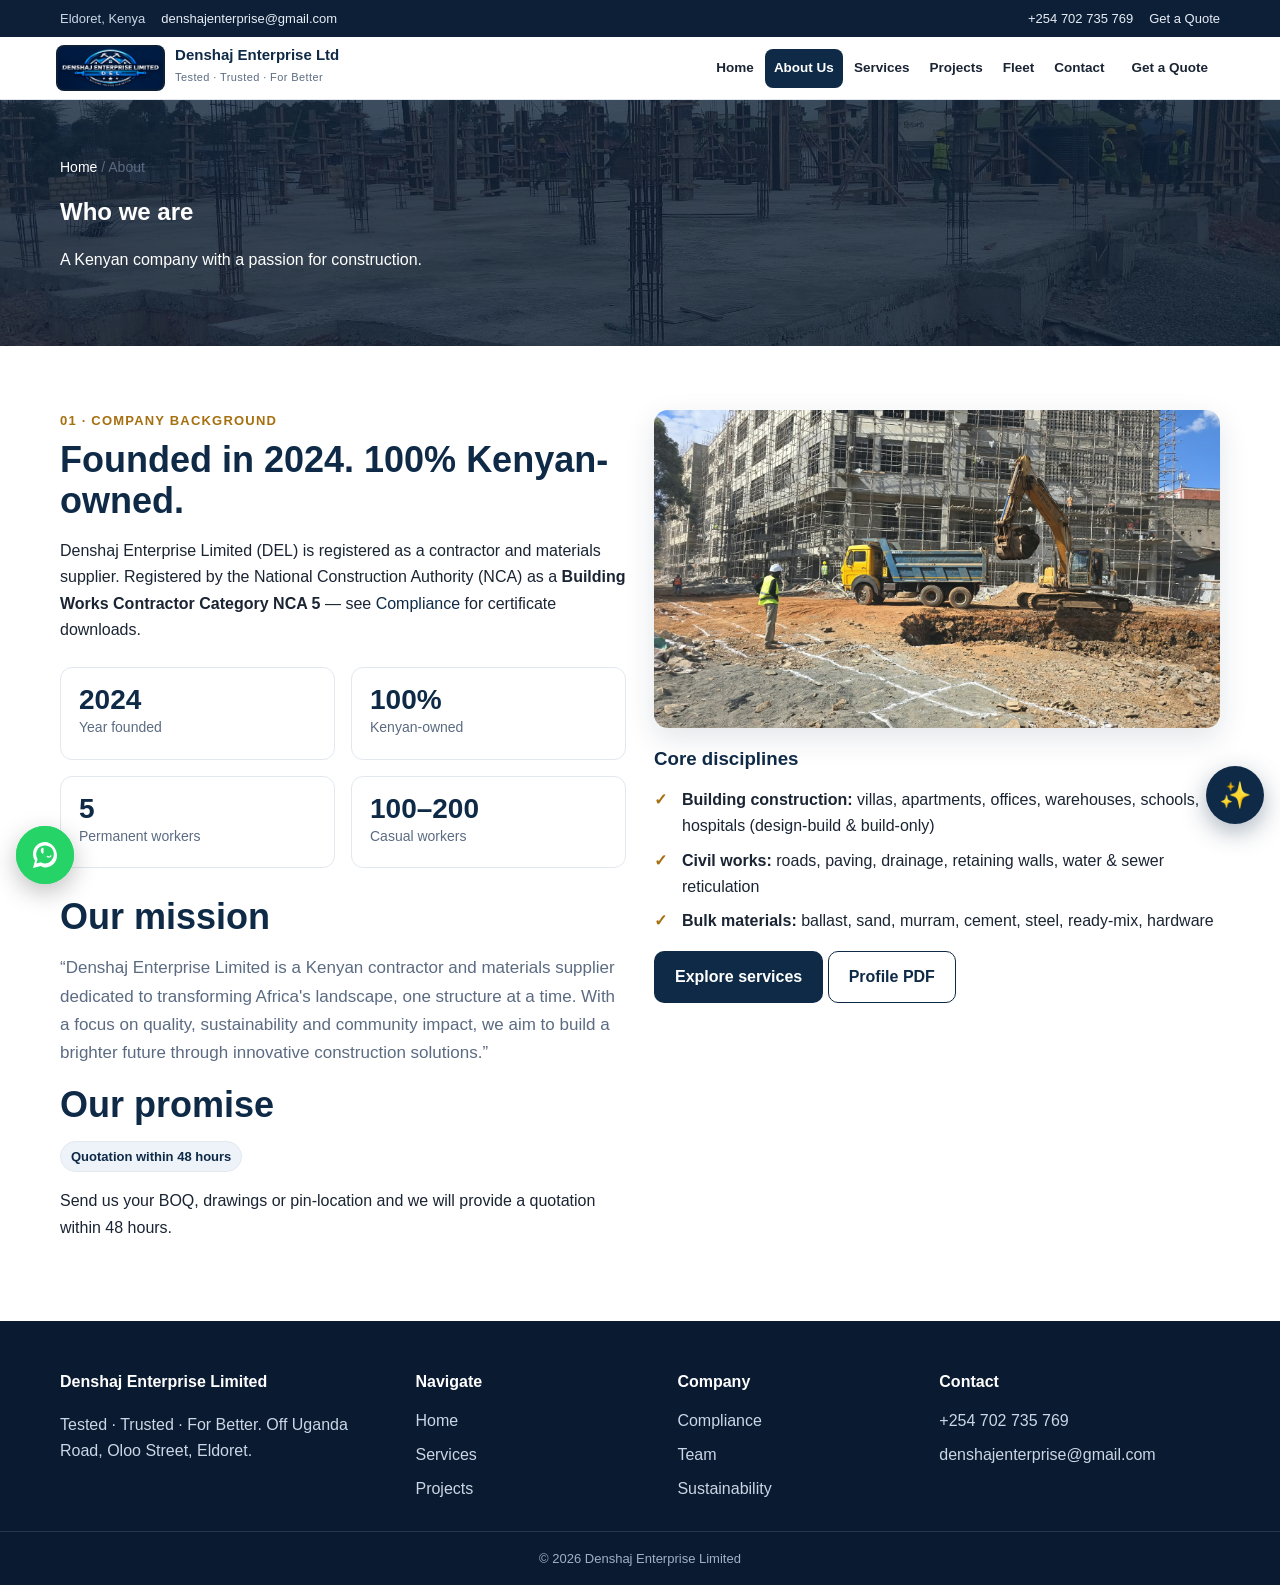
<file: about.html>
<!doctype html><html lang="en-KE"><head><meta charset="utf-8"><meta name="viewport" content="width=device-width,initial-scale=1">
<title>About Us | Denshaj Enterprise Limited</title><meta name="description" content="Founded 2024, 100% Kenyan-owned. NCA Building Works Contractor. 5 permanent + 100-200 casual workers. Mission to transform Africa's landscape with quality, sustainability and community impact.">
<link rel="stylesheet" href="css/style.css"><link rel="canonical" href="https://www.denshaj.co.ke/about.html"></head><body>
<a class="skip" href="#main">Skip to content</a>
<div class="topbar"><div class="container"><div class="tb-left"><span>Eldoret, Kenya</span><a href="mailto:denshajenterprise@gmail.com">denshajenterprise@gmail.com</a></div><div class="tb-right"><a href="tel:+254702735769">+254 702 735 769</a><a href="contact.html#quote">Get a Quote</a></div></div></div>
<header class="site-header"><div class="header-inner"><a class="brand" href="index.html"><img class="brand-logo" src="assets/img/denshaj-logo.png" alt="Denshaj Enterprise Limited logo"><span class="brand-text"><strong>Denshaj Enterprise Ltd</strong><small>Tested · Trusted · For Better</small></span></a><button class="hamburger" id="navToggle" aria-expanded="false" aria-controls="mainNav" aria-label="Open menu">☰</button><nav class="main" id="mainNav" aria-label="Primary"><ul><li><a href="index.html">Home</a></li><li><a href="about.html">About Us</a></li><li><a href="services.html">Services</a></li><li><a href="projects.html">Projects</a></li><li><a href="fleet.html">Fleet</a></li><li><a href="contact.html">Contact</a></li><li><a class="btn btn-primary" href="contact.html#quote" style="padding:10px 16px">Get a Quote</a></li></ul></nav></div></header>
<main id="main"><section class="page-hero"><img class="bg" src="assets/img/foundation-slab-columns.jpg" alt=""><div class="container"><p class="breadcrumb"><a href="index.html" style="color:#fff">Home</a> / About</p><h1 style="color:#fff;margin:0">Who we are</h1><p>A Kenyan company with a passion for construction.</p></div></section>
<section class="section"><div class="container grid2"><div>
<div class="kicker">01 · Company background</div><h2>Founded in 2024. 100% Kenyan-owned.</h2>
<p>Denshaj Enterprise Limited (DEL) is registered as a contractor and materials supplier. Registered by the National Construction Authority (NCA) as a <strong>Building Works Contractor Category NCA 5</strong> — see <a href="compliance.html">Compliance</a> for certificate downloads.</p>
<div class="stat-grid" style="grid-template-columns:1fr 1fr"><div class="stat"><strong>2024</strong><span>Year founded</span></div><div class="stat"><strong>100%</strong><span>Kenyan-owned</span></div><div class="stat"><strong>5</strong><span>Permanent workers</span></div><div class="stat"><strong>100–200</strong><span>Casual workers</span></div></div>
<h2 style="margin-top:28px">Our mission</h2><p class="lead">“Denshaj Enterprise Limited is a Kenyan contractor and materials supplier dedicated to transforming Africa's landscape, one structure at a time. With a focus on quality, sustainability and community impact, we aim to build a brighter future through innovative construction solutions.”</p>
<h2>Our promise</h2><p><span class="badge">Quotation within 48 hours</span></p><p>Send us your BOQ, drawings or pin-location and we will provide a quotation within 48 hours.</p>
</div><div><div class="split-img"><img src="assets/img/large-site-tipper-excavator.jpg" alt="Denshaj site team and plant working on large construction site" loading="lazy"></div>
<h3 style="margin-top:16px">Core disciplines</h3><ul class="check"><li><strong>Building construction:</strong> villas, apartments, offices, warehouses, schools, hospitals (design-build & build-only)</li><li><strong>Civil works:</strong> roads, paving, drainage, retaining walls, water & sewer reticulation</li><li><strong>Bulk materials:</strong> ballast, sand, murram, cement, steel, ready-mix, hardware</li></ul>
<p><a class="btn btn-dark" href="services.html">Explore services</a> <a class="btn btn-outline" href="assets/docs/Denshaj-Enterprise-Profile-2026.pdf">Profile PDF</a></p></div></div></section></main>
<footer><div class="foot-grid"><div><h4>Denshaj Enterprise Limited</h4><p>Tested · Trusted · For Better. Off Uganda Road, Oloo Street, Eldoret.</p></div><div><h4>Navigate</h4><ul><li><a href="index.html">Home</a></li><li><a href="services.html">Services</a></li><li><a href="projects.html">Projects</a></li></ul></div><div><h4>Company</h4><ul><li><a href="compliance.html">Compliance</a></li><li><a href="team.html">Team</a></li><li><a href="sustainability.html">Sustainability</a></li></ul></div><div><h4>Contact</h4><ul><li><a href="tel:+254702735769">+254 702 735 769</a></li><li><a href="mailto:denshajenterprise@gmail.com">denshajenterprise@gmail.com</a></li></ul></div></div><div class="foot-bottom">© <span data-year>2026</span> Denshaj Enterprise Limited</div></footer>
<script src="js/main.js"></script></body></html>
</file>
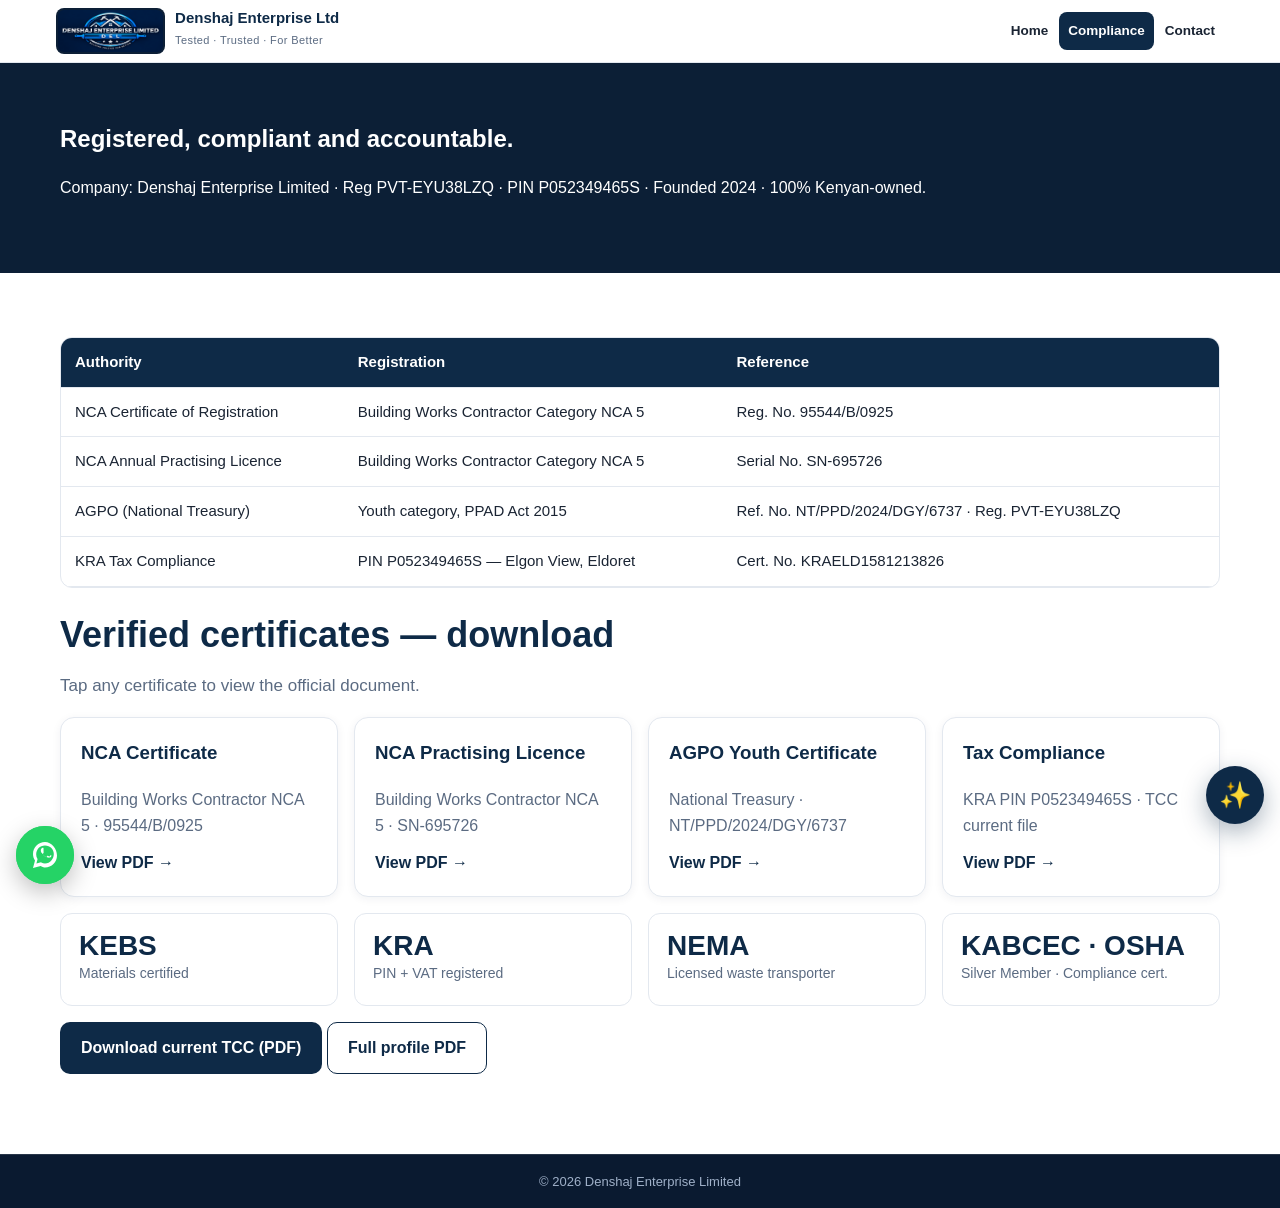
<file: compliance.html>
<!doctype html><html lang="en-KE"><head><meta charset="utf-8"><meta name="viewport" content="width=device-width,initial-scale=1"><title>Compliance & Registrations | Denshaj</title><meta name="description" content="NCA, AGPO Youth, KRA Tax Compliance, KEBS, NEMA, KABCEC Silver, OSHA. Registration numbers with downloadable TCC."><link rel="stylesheet" href="css/style.css"></head><body>
<header class="site-header"><div class="header-inner"><a class="brand" href="index.html"><img class="brand-logo" src="assets/img/denshaj-logo.png" alt="Denshaj Enterprise Limited logo"><span class="brand-text"><strong>Denshaj Enterprise Ltd</strong><small>Tested · Trusted · For Better</small></span></a><button class="hamburger" id="navToggle" aria-expanded="false" aria-controls="mainNav" aria-label="Open menu">☰</button><nav class="main" id="mainNav" aria-label="Primary"><ul><li><a href="index.html">Home</a></li><li><a href="compliance.html">Compliance</a></li><li><a href="contact.html">Contact</a></li></ul></nav></div></header>
<main id="main"><section class="page-hero"><div class="container"><h1 style="color:#fff;margin:0">Registered, compliant and accountable.</h1><p>Company: Denshaj Enterprise Limited · Reg PVT-EYU38LZQ · PIN P052349465S · Founded 2024 · 100% Kenyan-owned.</p></div></section>
<section class="section"><div class="container"><div class="table-wrap"><table><tr><th>Authority</th><th>Registration</th><th>Reference</th></tr>
<tr><td>NCA Certificate of Registration</td><td>Building Works Contractor Category NCA 5</td><td>Reg. No. 95544/B/0925</td></tr>
<tr><td>NCA Annual Practising Licence</td><td>Building Works Contractor Category NCA 5</td><td>Serial No. SN-695726</td></tr>
<tr><td>AGPO (National Treasury)</td><td>Youth category, PPAD Act 2015</td><td>Ref. No. NT/PPD/2024/DGY/6737 · Reg. PVT-EYU38LZQ</td></tr>
<tr><td>KRA Tax Compliance</td><td>PIN P052349465S — Elgon View, Eldoret</td><td>Cert. No. KRAELD1581213826</td></tr></table></div>
<h2 style="margin-top:26px">Verified certificates — download</h2>
<p class="lead">Tap any certificate to view the official document.</p>
<div class="grid4" style="margin-top:12px">
<div class="card"><div class="card-body"><h3>NCA Certificate</h3><p>Building Works Contractor NCA 5 · 95544/B/0925</p><a class="card-link" href="assets/docs/NCA-Certificate-95544-B-0925.pdf">View PDF →</a></div></div>
<div class="card"><div class="card-body"><h3>NCA Practising Licence</h3><p>Building Works Contractor NCA 5 · SN-695726</p><a class="card-link" href="assets/docs/NCA-Licence-95544-B-0925.pdf">View PDF →</a></div></div>
<div class="card"><div class="card-body"><h3>AGPO Youth Certificate</h3><p>National Treasury · NT/PPD/2024/DGY/6737</p><a class="card-link" href="assets/docs/AGPO-Youth-NT-PPD-2024-DGY-6737.pdf">View PDF →</a></div></div>
<div class="card"><div class="card-body"><h3>Tax Compliance</h3><p>KRA PIN P052349465S · TCC current file</p><a class="card-link" href="assets/docs/Tax-Compliance-Certificate.pdf">View PDF →</a></div></div>
</div>
<div class="grid4" style="margin-top:16px"><div class="stat"><strong>KEBS</strong><span>Materials certified</span></div><div class="stat"><strong>KRA</strong><span>PIN + VAT registered</span></div><div class="stat"><strong>NEMA</strong><span>Licensed waste transporter</span></div><div class="stat"><strong>KABCEC · OSHA</strong><span>Silver Member · Compliance cert.</span></div></div>
<p style="margin-top:16px"><a class="btn btn-dark" href="assets/docs/Tax-Compliance-Certificate.pdf">Download current TCC (PDF)</a> <a class="btn btn-outline" href="assets/docs/Denshaj-Enterprise-Profile-2026.pdf">Full profile PDF</a></p>
</div></section></main><footer><div class="foot-bottom">© <span data-year>2026</span> Denshaj Enterprise Limited</div></footer><script src="js/main.js"></script></body></html>
</file>
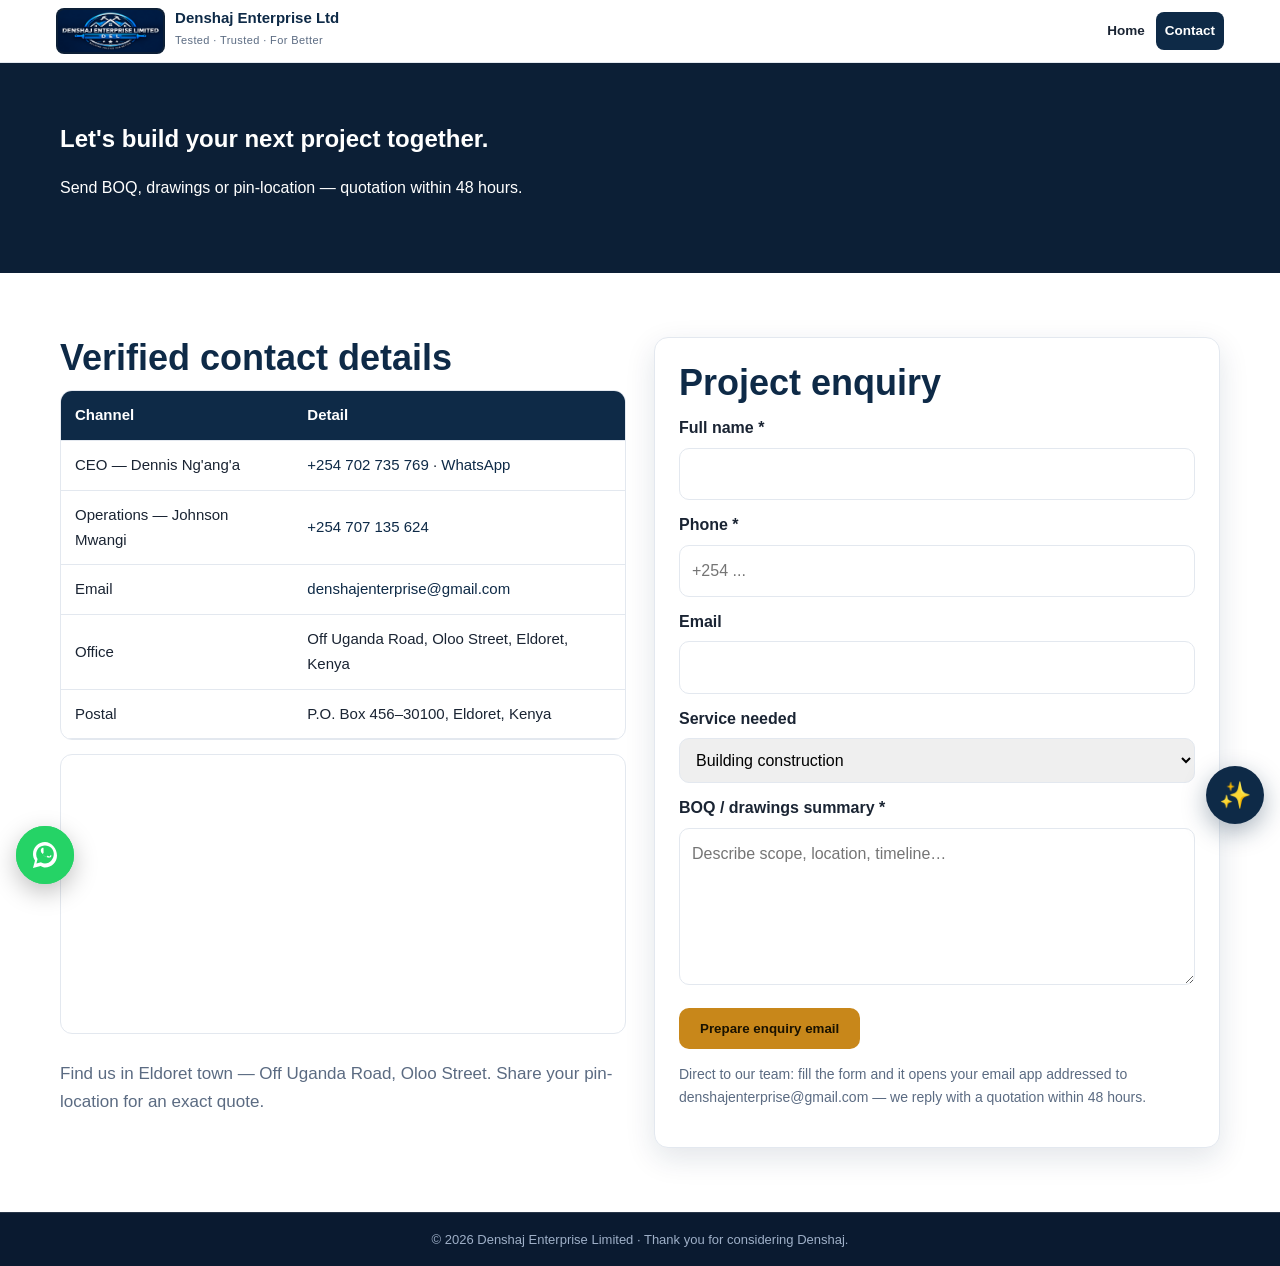
<file: contact.html>
<!doctype html><html lang="en-KE"><head><meta charset="utf-8"><meta name="viewport" content="width=device-width,initial-scale=1"><title>Contact & Get a Quote | Denshaj Enterprise Limited</title><meta name="description" content="Off Uganda Road, Oloo Street, Eldoret. P.O. Box 456-30100. Dennis +254702735769, Johnson +254707135624, denshajenterprise@gmail.com. Quotation within 48 hours."><link rel="stylesheet" href="css/style.css"></head><body>
<header class="site-header"><div class="header-inner"><a class="brand" href="index.html"><img class="brand-logo" src="assets/img/denshaj-logo.png" alt="Denshaj Enterprise Limited logo"><span class="brand-text"><strong>Denshaj Enterprise Ltd</strong><small>Tested · Trusted · For Better</small></span></a><button class="hamburger" id="navToggle" aria-expanded="false" aria-controls="mainNav" aria-label="Open menu">☰</button><nav class="main" id="mainNav" aria-label="Primary"><ul><li><a href="index.html">Home</a></li><li><a href="contact.html">Contact</a></li></ul></nav></div></header>
<main id="main"><section class="page-hero"><div class="container"><h1 style="color:#fff;margin:0">Let's build your next project together.</h1><p>Send BOQ, drawings or pin-location — quotation within 48 hours.</p></div></section>
<section class="section" id="quote"><div class="container grid2">
<div><h2>Verified contact details</h2><div class="table-wrap"><table><tr><th>Channel</th><th>Detail</th></tr><tr><td>CEO — Dennis Ng'ang'a</td><td><a href="tel:+254702735769">+254 702 735 769</a> · <a href="https://wa.me/254702735769" target="_blank" rel="noopener">WhatsApp</a></td></tr><tr><td>Operations — Johnson Mwangi</td><td><a href="tel:+254707135624">+254 707 135 624</a></td></tr><tr><td>Email</td><td><a href="mailto:denshajenterprise@gmail.com">denshajenterprise@gmail.com</a></td></tr><tr><td>Office</td><td>Off Uganda Road, Oloo Street, Eldoret, Kenya</td></tr><tr><td>Postal</td><td>P.O. Box 456–30100, Eldoret, Kenya</td></tr></table></div>
<p style="margin-top:14px"><iframe title="Map — Off Uganda Road, Eldoret" src="https://www.google.com/maps?q=Uganda+Road+Eldoret+Kenya&output=embed" style="width:100%;height:280px;border:1px solid var(--line);border-radius:12px" loading="lazy"></iframe></p>
<p class="lead">Find us in Eldoret town — Off Uganda Road, Oloo Street. Share your pin-location for an exact quote.</p></div>
<div><form class="enquiry" data-enquiry novalidate><h2>Project enquiry</h2>
<label for="name">Full name *</label><input id="name" name="name" required autocomplete="name">
<label for="phone">Phone *</label><input id="phone" name="phone" required autocomplete="tel" placeholder="+254 ...">
<label for="email">Email</label><input id="email" name="email" type="email" autocomplete="email">
<label for="service">Service needed</label><select id="service" name="service"><option>Building construction</option><option>Civil engineering</option><option>Materials supply</option><option>Excavation</option><option>Structural / steel</option><option>MEP</option><option>Other</option></select>
<label for="message">BOQ / drawings summary *</label><textarea id="message" name="message" rows="5" required placeholder="Describe scope, location, timeline…"></textarea>
<button class="btn btn-primary" type="submit" style="margin-top:14px">Prepare enquiry email</button>
<p class="lead" style="font-size:14px">Direct to our team: fill the form and it opens your email app addressed to denshajenterprise@gmail.com — we reply with a quotation within 48 hours.</p></form></div>
</div></section></main><footer><div class="foot-bottom">© <span data-year>2026</span> Denshaj Enterprise Limited · Thank you for considering Denshaj.</div></footer><script src="js/main.js"></script></body></html>
</file>
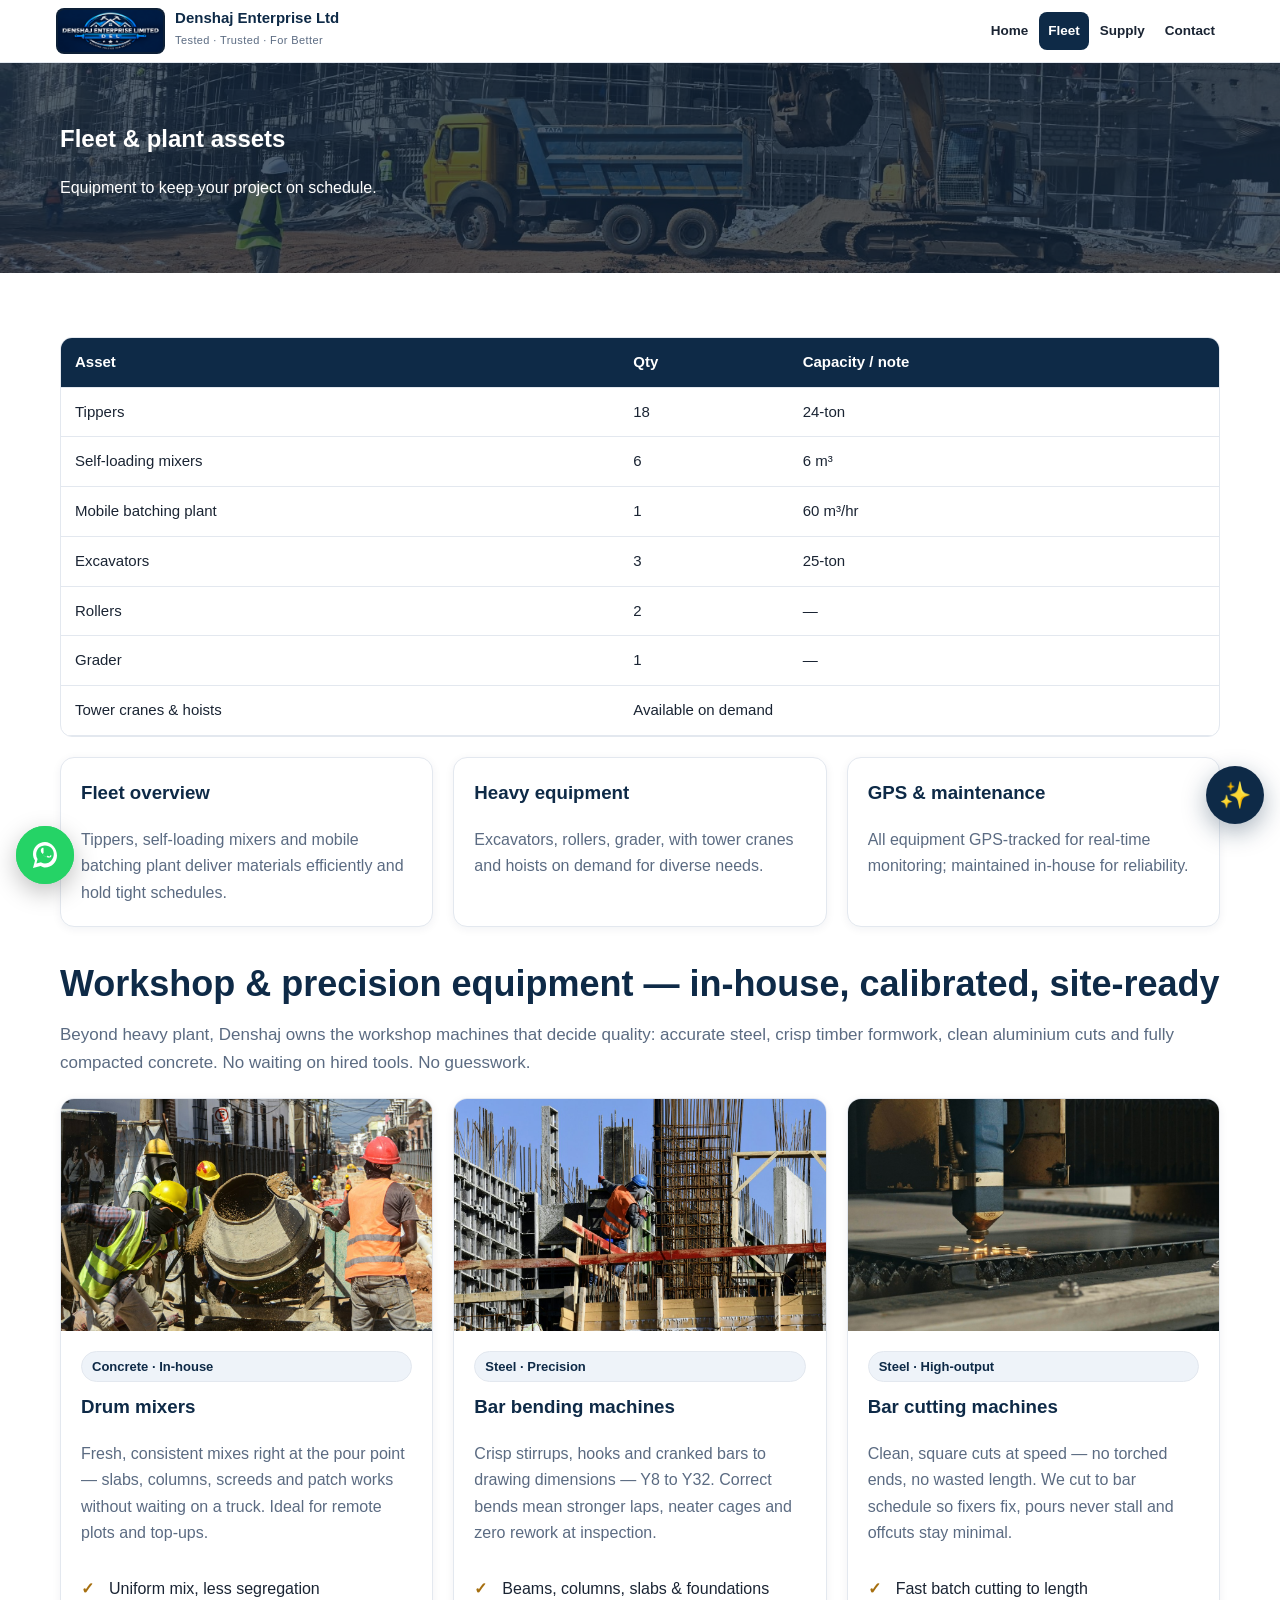
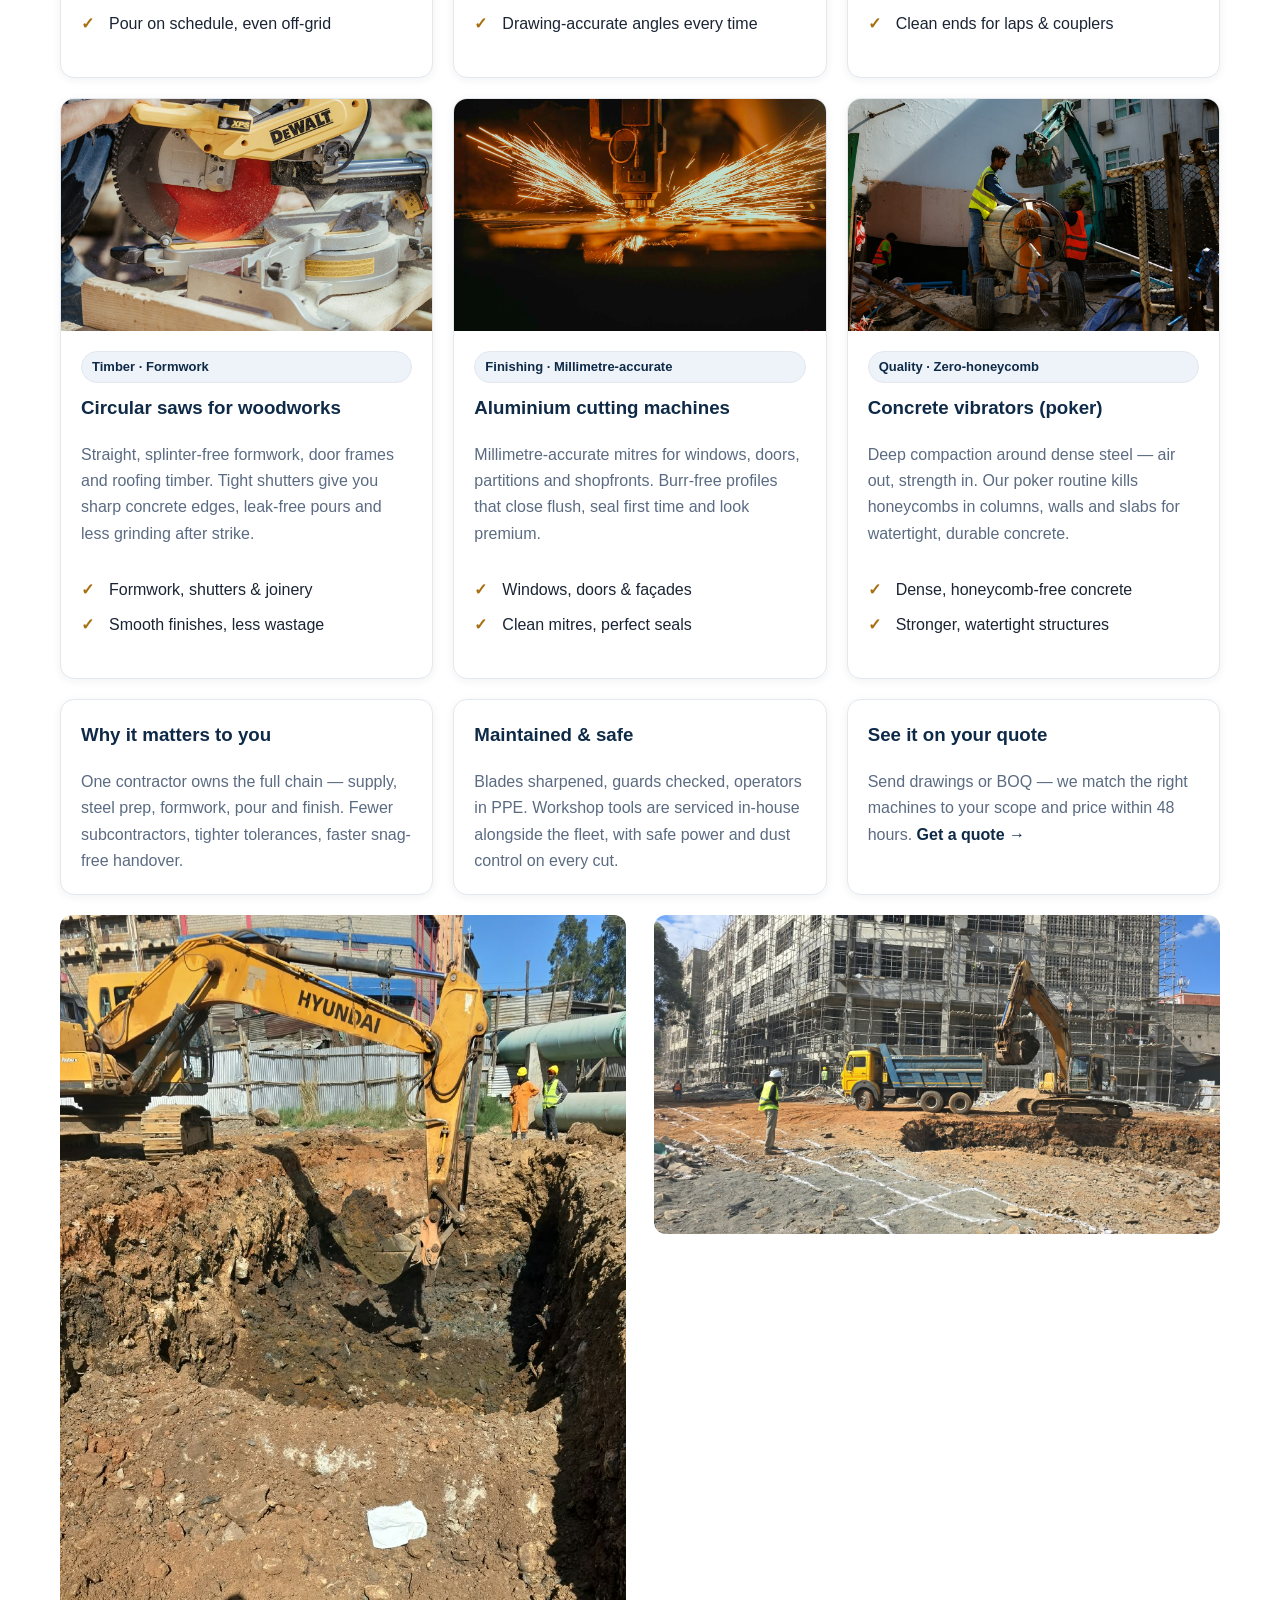
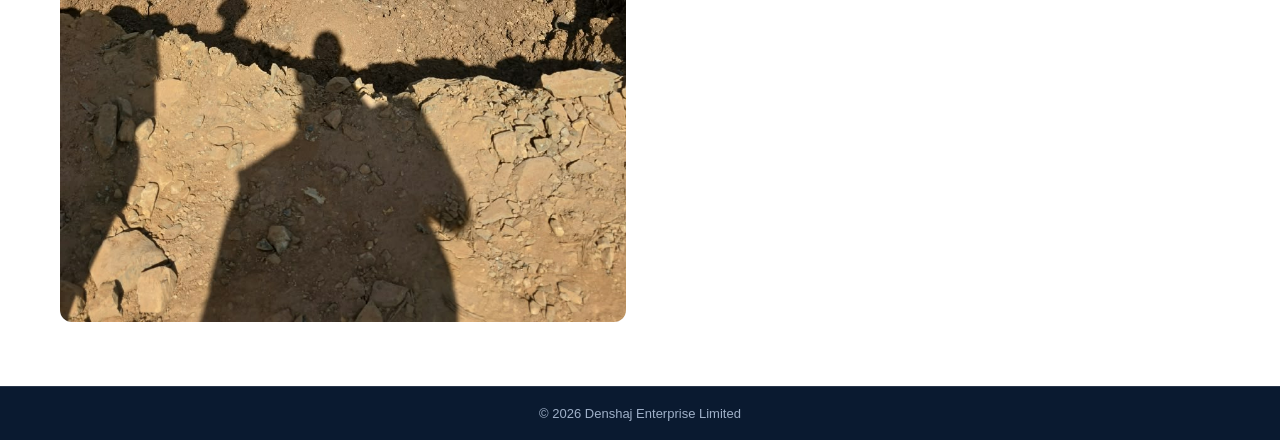
<file: fleet.html>
<!doctype html><html lang="en-KE"><head><meta charset="utf-8"><meta name="viewport" content="width=device-width,initial-scale=1"><title>Fleet & Plant | Denshaj Enterprise Limited</title><meta name="description" content="Tippers, mixers, excavators plus workshop plant: drum mixers, bar bending & cutting, wood circular saws, aluminium cutters, concrete vibrators. GPS-tracked, in-house maintenance."><link rel="stylesheet" href="css/style.css"></head><body>
<header class="site-header"><div class="header-inner"><a class="brand" href="index.html"><img class="brand-logo" src="assets/img/denshaj-logo.png" alt="Denshaj Enterprise Limited logo"><span class="brand-text"><strong>Denshaj Enterprise Ltd</strong><small>Tested · Trusted · For Better</small></span></a><button class="hamburger" id="navToggle" aria-expanded="false" aria-controls="mainNav" aria-label="Open menu">☰</button><nav class="main" id="mainNav" aria-label="Primary"><ul><li><a href="index.html">Home</a></li><li><a href="fleet.html">Fleet</a></li><li><a href="supply.html">Supply</a></li><li><a href="contact.html">Contact</a></li></ul></nav></div></header>
<main id="main"><section class="page-hero"><img class="bg" src="assets/img/large-site-tipper-excavator.jpg" alt=""><div class="container"><h1 style="color:#fff;margin:0">Fleet & plant assets</h1><p>Equipment to keep your project on schedule.</p></div></section>
<section class="section"><div class="container"><div class="table-wrap"><table><tr><th>Asset</th><th>Qty</th><th>Capacity / note</th></tr><tr><td>Tippers</td><td>18</td><td>24-ton</td></tr><tr><td>Self-loading mixers</td><td>6</td><td>6 m³</td></tr><tr><td>Mobile batching plant</td><td>1</td><td>60 m³/hr</td></tr><tr><td>Excavators</td><td>3</td><td>25-ton</td></tr><tr><td>Rollers</td><td>2</td><td>—</td></tr><tr><td>Grader</td><td>1</td><td>—</td></tr><tr><td>Tower cranes & hoists</td><td colspan="2">Available on demand</td></tr></table></div>
<div class="grid3" style="margin-top:20px"><div class="card"><div class="card-body"><h3>Fleet overview</h3><p>Tippers, self-loading mixers and mobile batching plant deliver materials efficiently and hold tight schedules.</p></div></div><div class="card"><div class="card-body"><h3>Heavy equipment</h3><p>Excavators, rollers, grader, with tower cranes and hoists on demand for diverse needs.</p></div></div><div class="card"><div class="card-body"><h3>GPS & maintenance</h3><p>All equipment GPS-tracked for real-time monitoring; maintained in-house for reliability.</p></div></div></div>
<h2 style="margin:36px 0 8px">Workshop & precision equipment — in-house, calibrated, site-ready</h2>
<p class="lead">Beyond heavy plant, Denshaj owns the workshop machines that decide quality: accurate steel, crisp timber formwork, clean aluminium cuts and fully compacted concrete. No waiting on hired tools. No guesswork.</p>
<div class="grid3" style="margin-top:20px">
<article class="card"><img src="assets/img/drum-mixer.jpg" alt="Drum concrete mixer on site mixing fresh concrete" loading="lazy"><div class="card-body"><span class="badge">Concrete · In-house</span><h3>Drum mixers</h3><p>Fresh, consistent mixes right at the pour point — slabs, columns, screeds and patch works without waiting on a truck. Ideal for remote plots and top-ups.</p><ul class="check"><li>Uniform mix, less segregation</li><li>Pour on schedule, even off-grid</li></ul></div></article>
<article class="card"><img src="assets/img/bar-bending-machine.jpg" alt="Steel fixers bending reinforcement bars for beams and columns" loading="lazy"><div class="card-body"><span class="badge">Steel · Precision</span><h3>Bar bending machines</h3><p>Crisp stirrups, hooks and cranked bars to drawing dimensions — Y8 to Y32. Correct bends mean stronger laps, neater cages and zero rework at inspection.</p><ul class="check"><li>Beams, columns, slabs & foundations</li><li>Drawing-accurate angles every time</li></ul></div></article>
<article class="card"><img src="assets/img/bar-cutting-machine.jpg" alt="Bar cutting machine shearing steel reinforcement cleanly" loading="lazy"><div class="card-body"><span class="badge">Steel · High-output</span><h3>Bar cutting machines</h3><p>Clean, square cuts at speed — no torched ends, no wasted length. We cut to bar schedule so fixers fix, pours never stall and offcuts stay minimal.</p><ul class="check"><li>Fast batch cutting to length</li><li>Clean ends for laps & couplers</li></ul></div></article>
<article class="card"><img src="assets/img/wood-circular-saw.jpg" alt="Carpenter cutting timber with circular saw for formwork" loading="lazy"><div class="card-body"><span class="badge">Timber · Formwork</span><h3>Circular saws for woodworks</h3><p>Straight, splinter-free formwork, door frames and roofing timber. Tight shutters give you sharp concrete edges, leak-free pours and less grinding after strike.</p><ul class="check"><li>Formwork, shutters & joinery</li><li>Smooth finishes, less wastage</li></ul></div></article>
<article class="card"><img src="assets/img/aluminium-cutting-machine.jpg" alt="Aluminium cutting machine making precise mitre cuts" loading="lazy"><div class="card-body"><span class="badge">Finishing · Millimetre-accurate</span><h3>Aluminium cutting machines</h3><p>Millimetre-accurate mitres for windows, doors, partitions and shopfronts. Burr-free profiles that close flush, seal first time and look premium.</p><ul class="check"><li>Windows, doors & façades</li><li>Clean mitres, perfect seals</li></ul></div></article>
<article class="card"><img src="assets/img/concrete-vibrator.jpg" alt="Site team compacting fresh concrete with poker vibrator" loading="lazy"><div class="card-body"><span class="badge">Quality · Zero-honeycomb</span><h3>Concrete vibrators (poker)</h3><p>Deep compaction around dense steel — air out, strength in. Our poker routine kills honeycombs in columns, walls and slabs for watertight, durable concrete.</p><ul class="check"><li>Dense, honeycomb-free concrete</li><li>Stronger, watertight structures</li></ul></div></article>
</div>
<div class="grid3" style="margin-top:20px"><div class="card"><div class="card-body"><h3>Why it matters to you</h3><p>One contractor owns the full chain — supply, steel prep, formwork, pour and finish. Fewer subcontractors, tighter tolerances, faster snag-free handover.</p></div></div><div class="card"><div class="card-body"><h3>Maintained & safe</h3><p>Blades sharpened, guards checked, operators in PPE. Workshop tools are serviced in-house alongside the fleet, with safe power and dust control on every cut.</p></div></div><div class="card"><div class="card-body"><h3>See it on your quote</h3><p>Send drawings or BOQ — we match the right machines to your scope and price within 48 hours. <a class="card-link" href="contact.html#quote">Get a quote →</a></p></div></div></div>
<div class="grid2" style="margin-top:20px"><img src="assets/img/excavator-foundation-pit.jpg" alt="Hyundai excavator in foundation pit" style="border-radius:12px" loading="lazy"><img src="assets/img/large-site-tipper-excavator.jpg" alt="Tipper loading with excavator on scaffolded site" style="border-radius:12px" loading="lazy"></div>
</div></section></main><footer><div class="foot-bottom">© <span data-year>2026</span> Denshaj Enterprise Limited</div></footer><script src="js/main.js"></script></body></html>
</file>
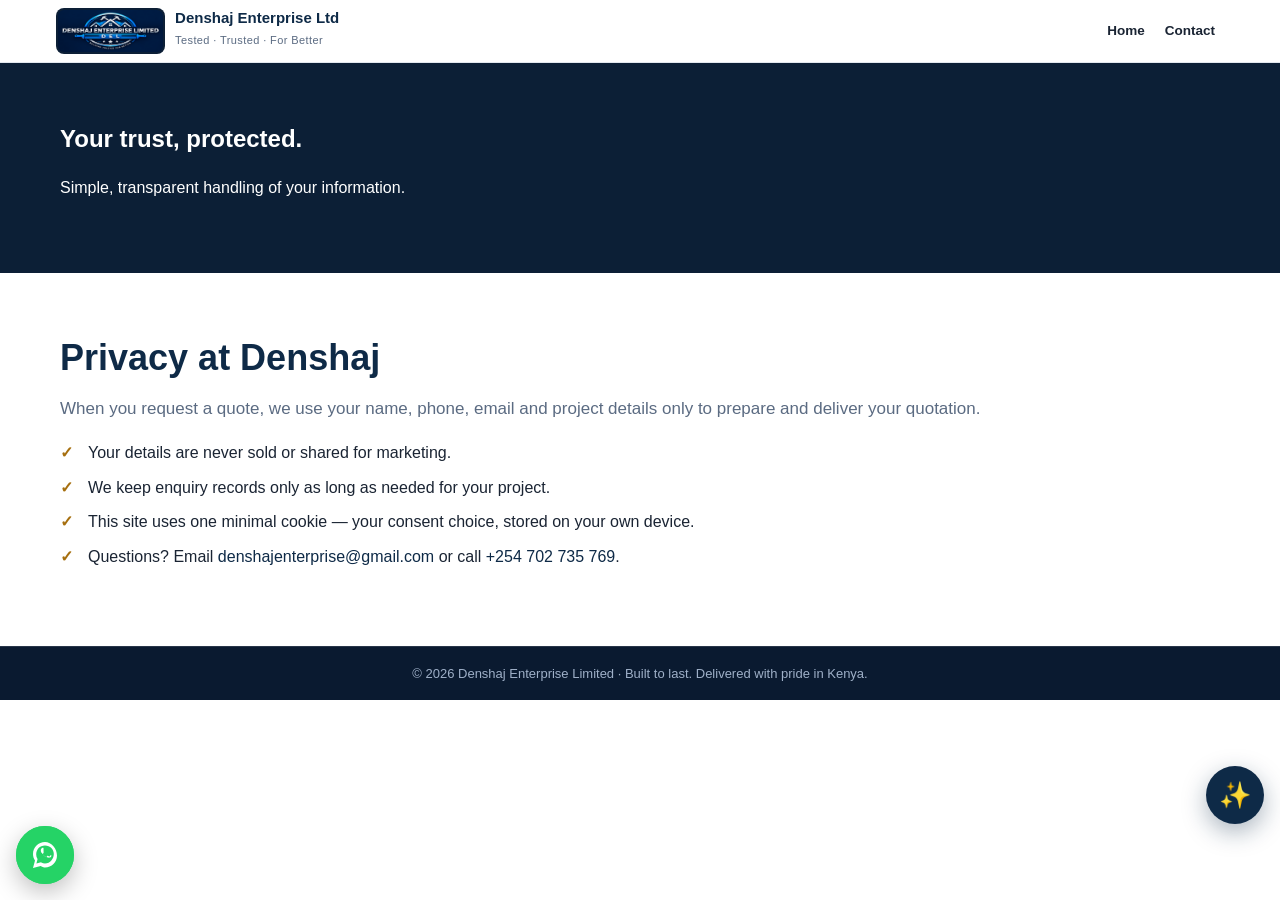
<file: privacy.html>
<!doctype html><html lang="en-KE"><head><meta charset="utf-8"><meta name="viewport" content="width=device-width,initial-scale=1"><title>Privacy Policy | Denshaj Enterprise Limited</title><meta name="description" content="How Denshaj Enterprise Limited handles your enquiry details and cookies."><link rel="stylesheet" href="css/style.css"><link rel="canonical" href="https://www.denshaj.co.ke/privacy.html"></head><body>
<a class="skip" href="#main">Skip to content</a>
<header class="site-header"><div class="header-inner"><a class="brand" href="index.html"><img class="brand-logo" src="assets/img/denshaj-logo.png" alt="Denshaj Enterprise Limited logo"><span class="brand-text"><strong>Denshaj Enterprise Ltd</strong><small>Tested · Trusted · For Better</small></span></a><button class="hamburger" id="navToggle" aria-expanded="false" aria-controls="mainNav" aria-label="Open menu">☰</button><nav class="main" id="mainNav" aria-label="Primary"><ul><li><a href="index.html">Home</a></li><li><a href="contact.html">Contact</a></li></ul></nav></div></header>
<main id="main"><section class="page-hero"><div class="container"><h1 style="color:#fff;margin:0">Your trust, protected.</h1><p>Simple, transparent handling of your information.</p></div></section>
<section class="section"><div class="container"><h2>Privacy at Denshaj</h2><p class="lead">When you request a quote, we use your name, phone, email and project details only to prepare and deliver your quotation.</p><ul class="check"><li>Your details are never sold or shared for marketing.</li><li>We keep enquiry records only as long as needed for your project.</li><li>This site uses one minimal cookie — your consent choice, stored on your own device.</li><li>Questions? Email <a href="mailto:denshajenterprise@gmail.com">denshajenterprise@gmail.com</a> or call <a href="tel:+254702735769">+254 702 735 769</a>.</li></ul></div></section></main>
<footer><div class="foot-bottom">© <span data-year>2026</span> Denshaj Enterprise Limited · Built to last. Delivered with pride in Kenya.</div></footer>
<script src="js/main.js"></script></body></html>
</file>
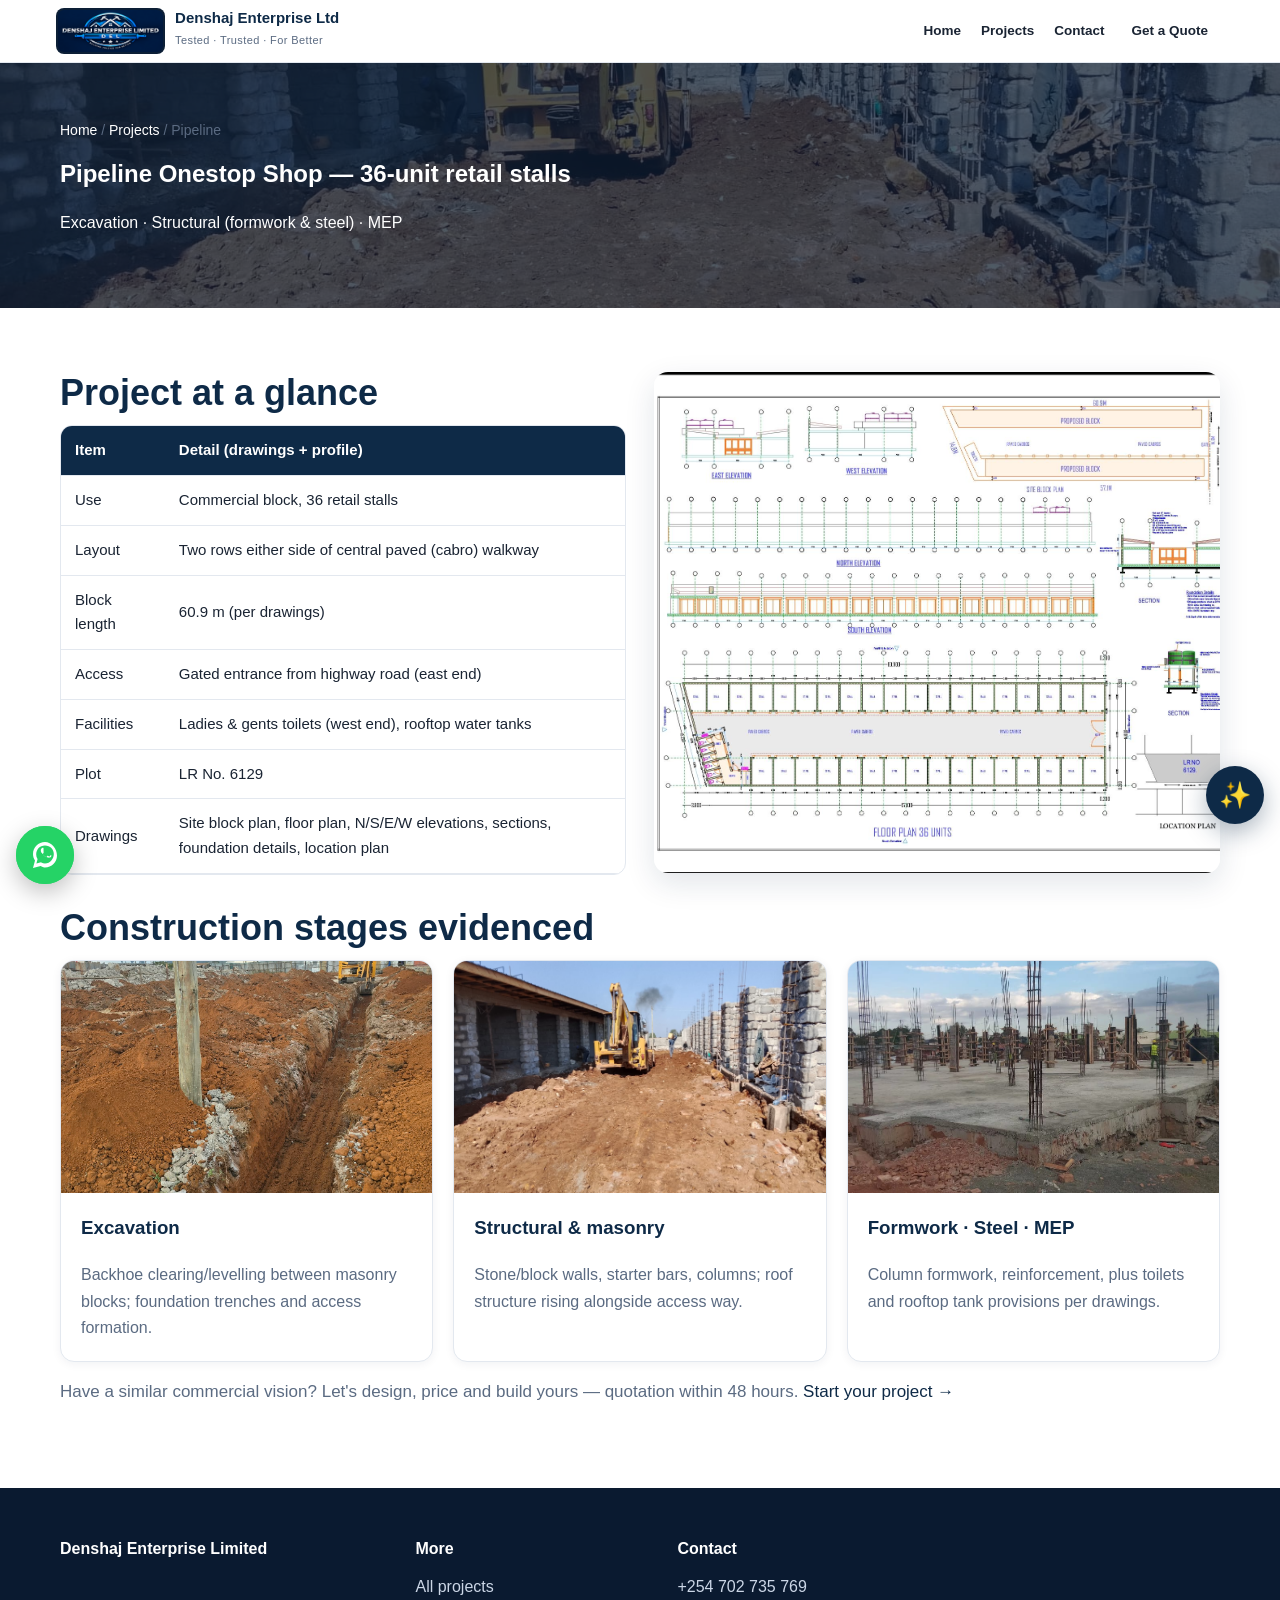
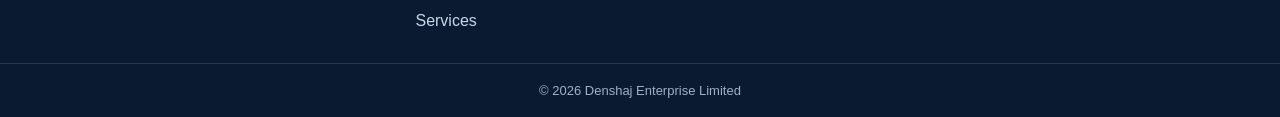
<file: project-pipeline.html>
<!doctype html><html lang="en-KE"><head><meta charset="utf-8"><meta name="viewport" content="width=device-width,initial-scale=1">
<title>Pipeline Onestop Shop — 36-Unit Retail Stalls | Denshaj</title><meta name="description" content="36 retail stalls in two rows on central cabro walkway, gated highway entrance, toilets, rooftop tanks. LR No. 6129, 60.9m block. Drawings, excavation, structural, MEP.">
<link rel="stylesheet" href="css/style.css"><link rel="canonical" href="https://www.denshaj.co.ke/project-pipeline.html"></head><body>
<a class="skip" href="#main">Skip to content</a>
<header class="site-header"><div class="header-inner"><a class="brand" href="index.html"><img class="brand-logo" src="assets/img/denshaj-logo.png" alt="Denshaj Enterprise Limited logo"><span class="brand-text"><strong>Denshaj Enterprise Ltd</strong><small>Tested · Trusted · For Better</small></span></a><button class="hamburger" id="navToggle" aria-expanded="false" aria-controls="mainNav" aria-label="Open menu">☰</button><nav class="main" id="mainNav" aria-label="Primary"><ul><li><a href="index.html">Home</a></li><li><a href="projects.html">Projects</a></li><li><a href="contact.html">Contact</a></li><li><a class="btn btn-primary" href="contact.html#quote" style="padding:10px 16px">Get a Quote</a></li></ul></nav></div></header>
<main id="main"><section class="page-hero"><img class="bg" src="assets/img/pipeline-stalls-masonry.jpg" alt=""><div class="container"><p class="breadcrumb"><a href="index.html" style="color:#fff">Home</a> / <a href="projects.html" style="color:#fff">Projects</a> / Pipeline</p><h1 style="color:#fff;margin:0">Pipeline Onestop Shop — 36-unit retail stalls</h1><p>Excavation · Structural (formwork & steel) · MEP</p></div></section>
<section class="section"><div class="container">
<div class="grid2"><div><h2>Project at a glance</h2><div class="table-wrap"><table><tr><th>Item</th><th>Detail (drawings + profile)</th></tr><tr><td>Use</td><td>Commercial block, 36 retail stalls</td></tr><tr><td>Layout</td><td>Two rows either side of central paved (cabro) walkway</td></tr><tr><td>Block length</td><td>60.9 m (per drawings)</td></tr><tr><td>Access</td><td>Gated entrance from highway road (east end)</td></tr><tr><td>Facilities</td><td>Ladies & gents toilets (west end), rooftop water tanks</td></tr><tr><td>Plot</td><td>LR No. 6129</td></tr><tr><td>Drawings</td><td>Site block plan, floor plan, N/S/E/W elevations, sections, foundation details, location plan</td></tr></table></div></div><div class="split-img"><img src="assets/img/pipeline-technical-drawings.jpg" alt="Pipeline drawing sheet with block plan, floor plan 36 units, elevations and sections" loading="lazy"></div></div>
<h2 style="margin-top:32px">Construction stages evidenced</h2>
<div class="grid3"><article class="card"><img src="assets/img/excavation-trench-works.jpg" alt="Excavation trench works" loading="lazy"><div class="card-body"><h3>Excavation</h3><p>Backhoe clearing/levelling between masonry blocks; foundation trenches and access formation.</p></div></article>
<article class="card"><img src="assets/img/pipeline-stalls-masonry.jpg" alt="Masonry stall blocks rising with plant on central access" loading="lazy"><div class="card-body"><h3>Structural & masonry</h3><p>Stone/block walls, starter bars, columns; roof structure rising alongside access way.</p></div></article>
<article class="card"><img src="assets/img/foundation-slab-columns.jpg" alt="Foundation slab and column starters" loading="lazy"><div class="card-body"><h3>Formwork · Steel · MEP</h3><p>Column formwork, reinforcement, plus toilets and rooftop tank provisions per drawings.</p></div></article></div>
<p class="lead" style="margin-top:16px">Have a similar commercial vision? Let's design, price and build yours — quotation within 48 hours. <a href="contact.html#quote">Start your project →</a></p>
</div></section></main>
<footer><div class="foot-grid"><div><h4>Denshaj Enterprise Limited</h4></div><div><h4>More</h4><ul><li><a href="projects.html">All projects</a></li><li><a href="services.html">Services</a></li></ul></div><div><h4>Contact</h4><ul><li><a href="tel:+254702735769">+254 702 735 769</a></li></ul></div></div><div class="foot-bottom">© <span data-year>2026</span> Denshaj Enterprise Limited</div></footer>
<script src="js/main.js"></script></body></html>
</file>
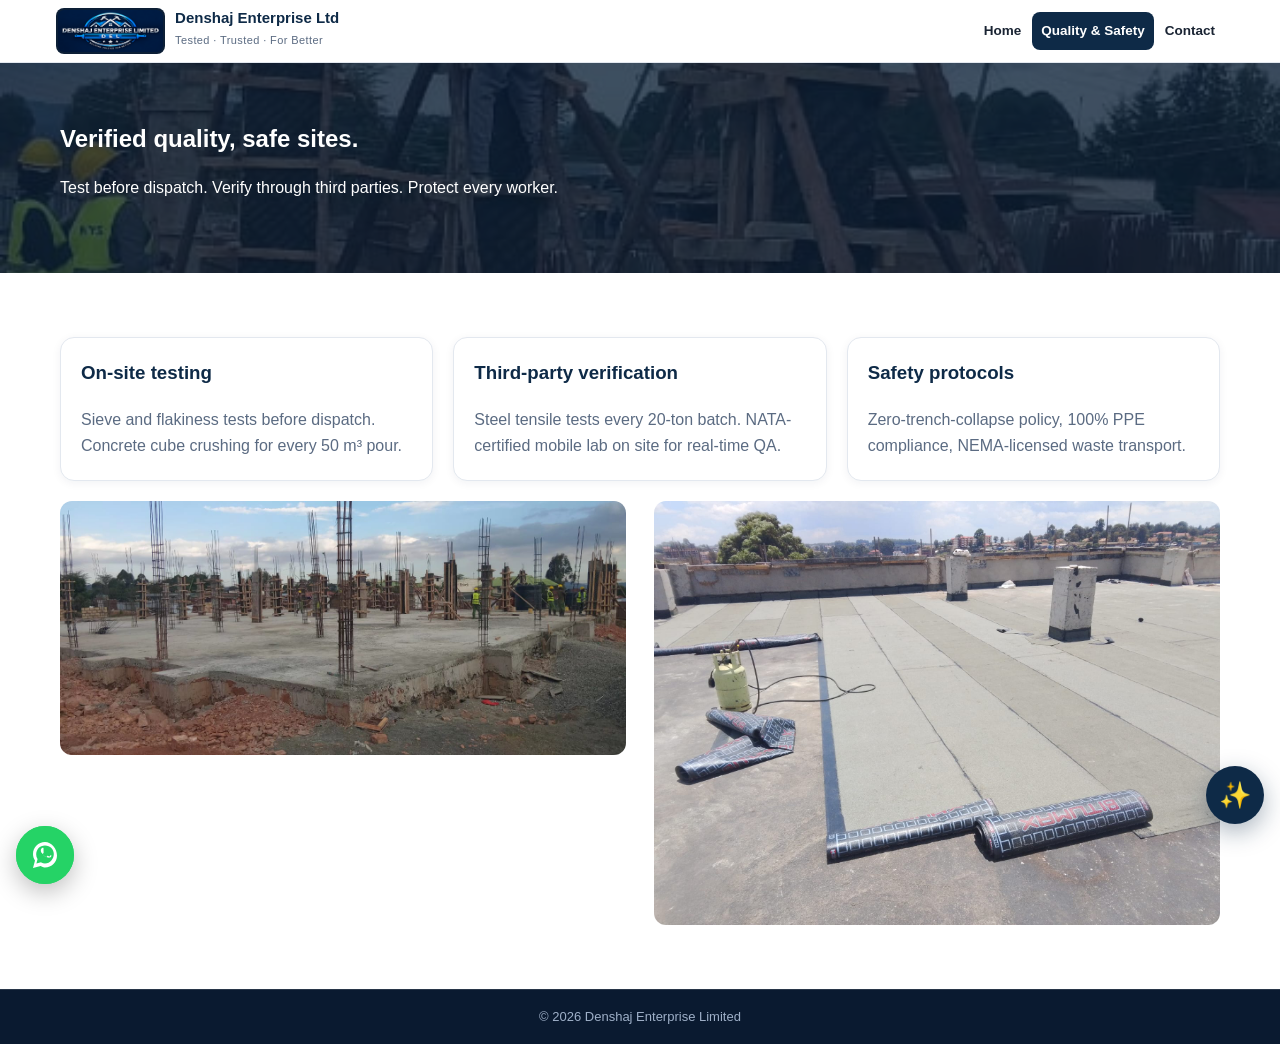
<file: quality-safety.html>
<!doctype html><html lang="en-KE"><head><meta charset="utf-8"><meta name="viewport" content="width=device-width,initial-scale=1"><title>Quality & Safety | Denshaj Enterprise Limited</title><meta name="description" content="Sieve/flakiness tests, cube crushing every 50m3, steel tensile every 20t, NATA mobile lab, zero-trench-collapse, 100% PPE, NEMA waste transport."><link rel="stylesheet" href="css/style.css"></head><body>
<header class="site-header"><div class="header-inner"><a class="brand" href="index.html"><img class="brand-logo" src="assets/img/denshaj-logo.png" alt="Denshaj Enterprise Limited logo"><span class="brand-text"><strong>Denshaj Enterprise Ltd</strong><small>Tested · Trusted · For Better</small></span></a><button class="hamburger" id="navToggle" aria-expanded="false" aria-controls="mainNav" aria-label="Open menu">☰</button><nav class="main" id="mainNav" aria-label="Primary"><ul><li><a href="index.html">Home</a></li><li><a href="quality-safety.html">Quality & Safety</a></li><li><a href="contact.html">Contact</a></li></ul></nav></div></header>
<main id="main"><section class="page-hero"><img class="bg" src="assets/img/column-formwork-casting.jpg" alt=""><div class="container"><h1 style="color:#fff;margin:0">Verified quality, safe sites.</h1><p>Test before dispatch. Verify through third parties. Protect every worker.</p></div></section>
<section class="section"><div class="container grid3">
<div class="card"><div class="card-body"><h3>On-site testing</h3><p>Sieve and flakiness tests before dispatch. Concrete cube crushing for every 50 m³ pour.</p></div></div>
<div class="card"><div class="card-body"><h3>Third-party verification</h3><p>Steel tensile tests every 20-ton batch. NATA-certified mobile lab on site for real-time QA.</p></div></div>
<div class="card"><div class="card-body"><h3>Safety protocols</h3><p>Zero-trench-collapse policy, 100% PPE compliance, NEMA-licensed waste transport.</p></div></div>
</div><div class="container" style="margin-top:20px"><div class="grid2"><img src="assets/img/foundation-slab-columns.jpg" alt="Workers in high-visibility vests and helmets during column formwork" style="border-radius:12px" loading="lazy"><img src="assets/img/roof-waterproofing-membrane.jpg" alt="Roof waterproofing quality works" style="border-radius:12px" loading="lazy"></div></div></section></main><footer><div class="foot-bottom">© <span data-year>2026</span> Denshaj Enterprise Limited</div></footer><script src="js/main.js"></script></body></html>
</file>
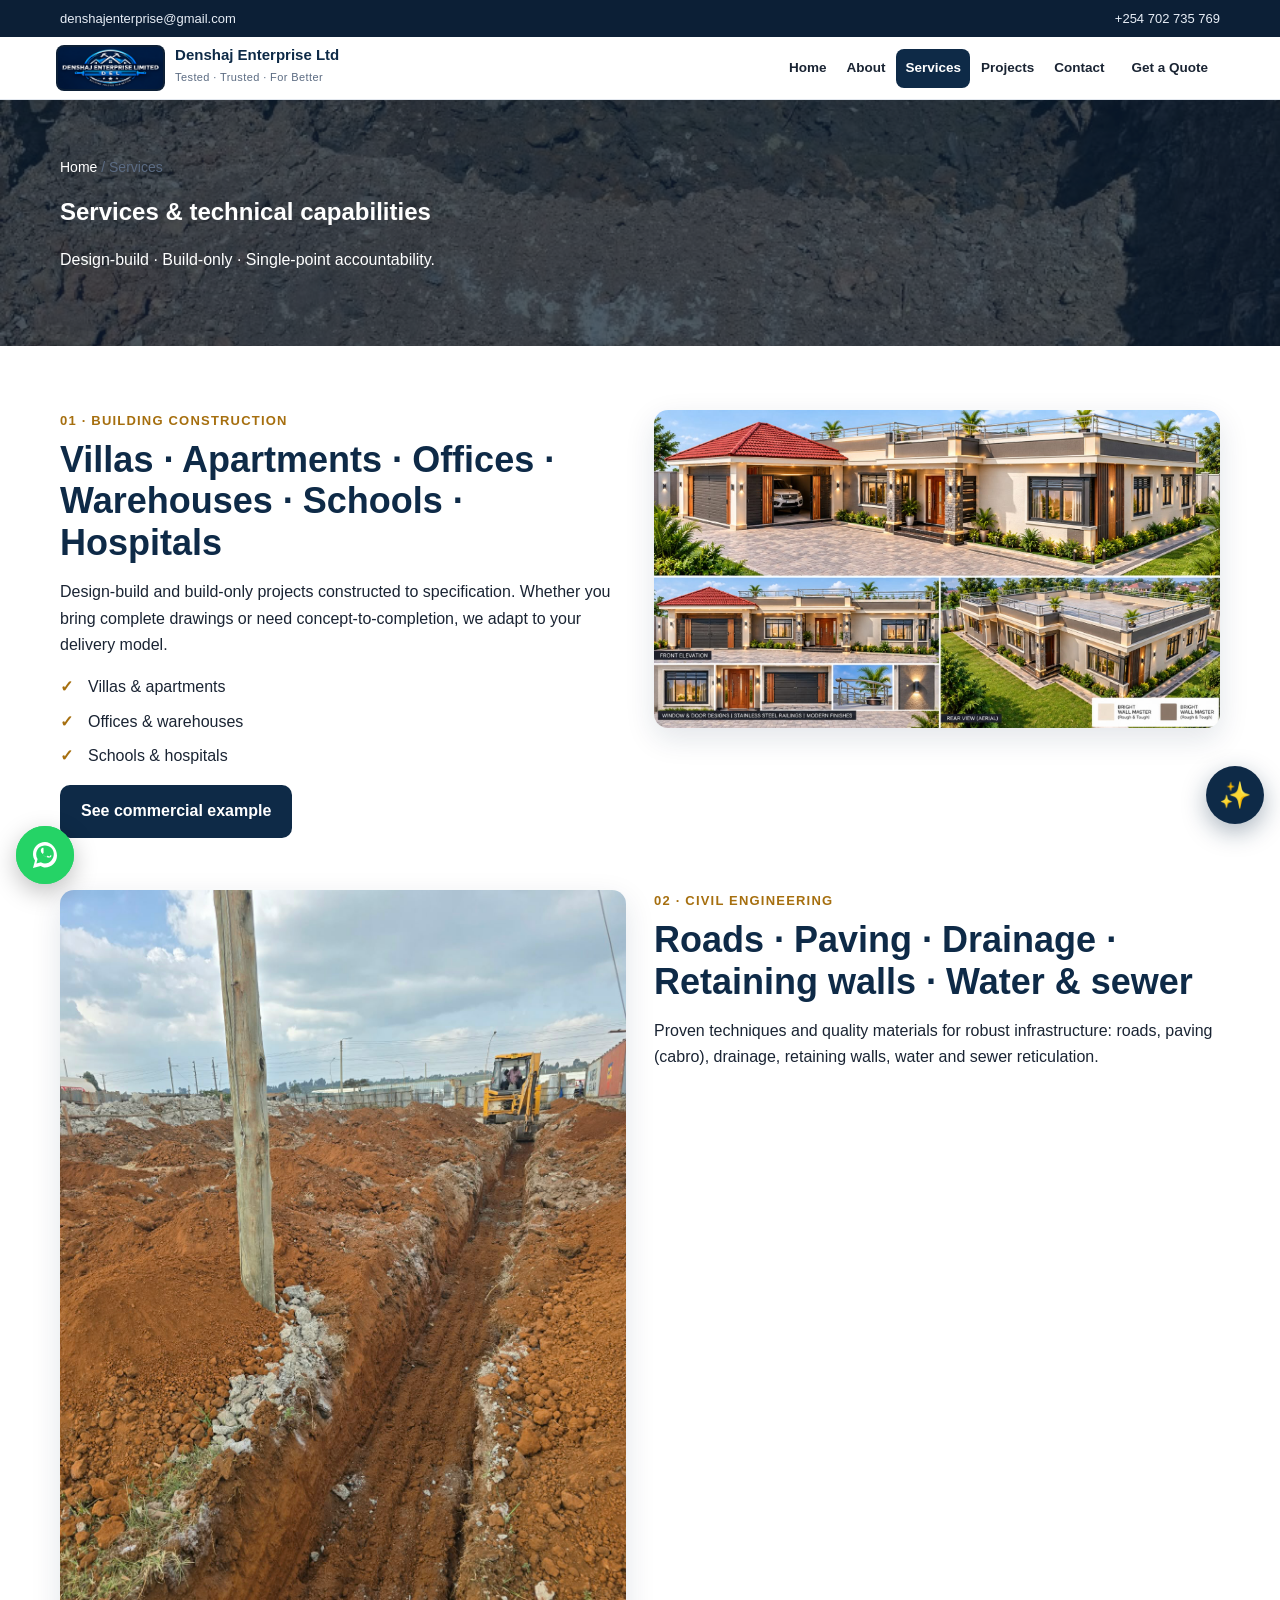
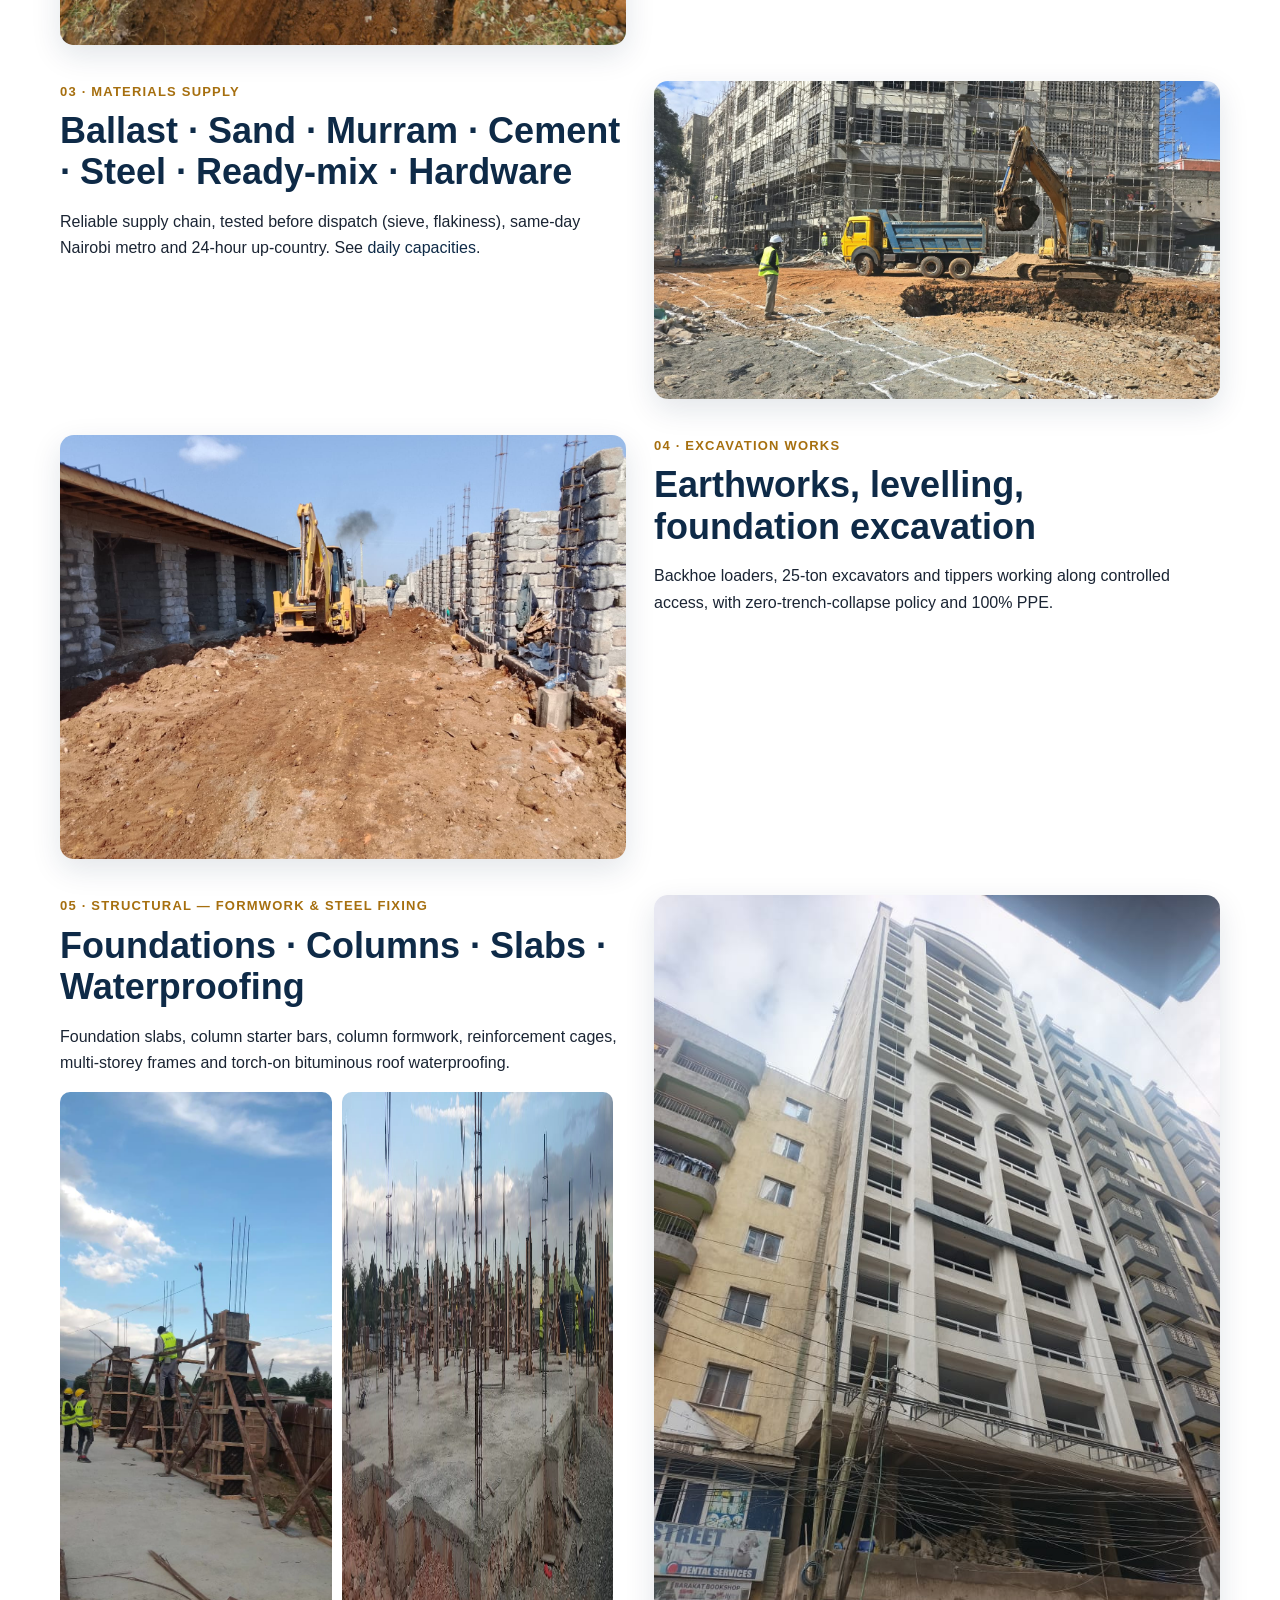
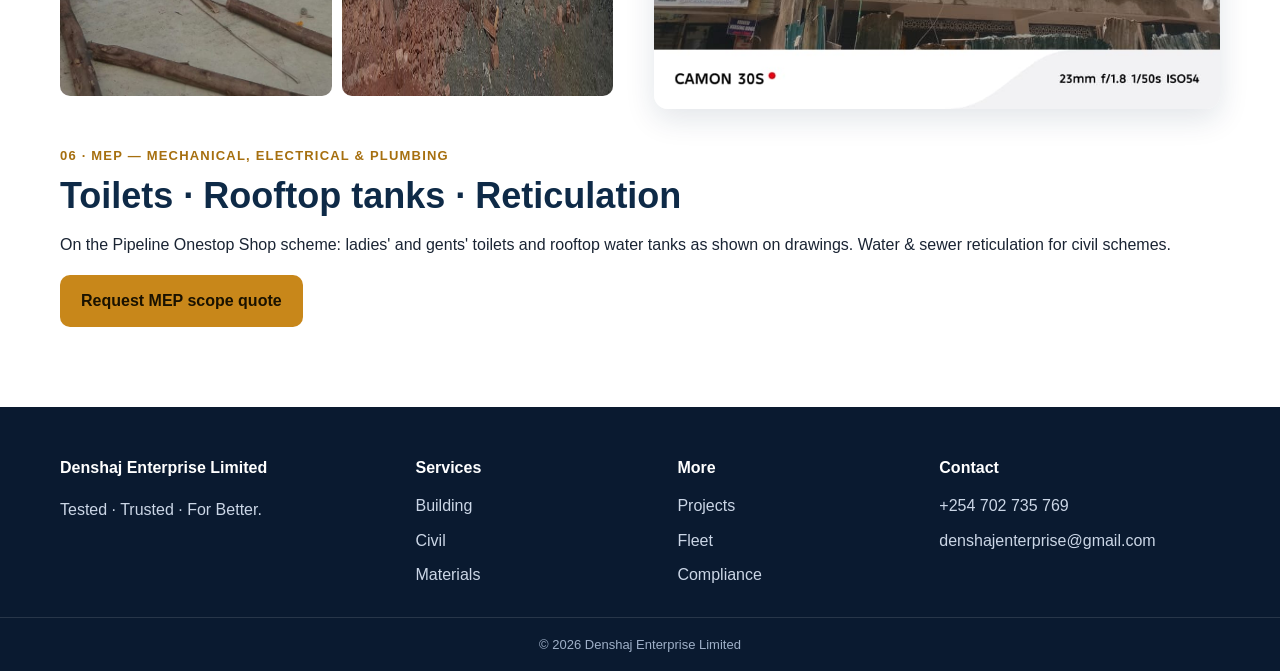
<file: services.html>
<!doctype html><html lang="en-KE"><head><meta charset="utf-8"><meta name="viewport" content="width=device-width,initial-scale=1">
<title>Services | Building, Civil, Materials, MEP — Denshaj</title><meta name="description" content="Excavation, structural/formwork/steel fixing, MEP, building construction, civil engineering, materials supply. All services from the Denshaj company profile.">
<link rel="stylesheet" href="css/style.css"><link rel="canonical" href="https://www.denshaj.co.ke/services.html"></head><body>
<a class="skip" href="#main">Skip to content</a>
<div class="topbar"><div class="container"><div class="tb-left"><a href="mailto:denshajenterprise@gmail.com">denshajenterprise@gmail.com</a></div><div class="tb-right"><a href="tel:+254702735769">+254 702 735 769</a></div></div></div>
<header class="site-header"><div class="header-inner"><a class="brand" href="index.html"><img class="brand-logo" src="assets/img/denshaj-logo.png" alt="Denshaj Enterprise Limited logo"><span class="brand-text"><strong>Denshaj Enterprise Ltd</strong><small>Tested · Trusted · For Better</small></span></a><button class="hamburger" id="navToggle" aria-expanded="false" aria-controls="mainNav" aria-label="Open menu">☰</button><nav class="main" id="mainNav" aria-label="Primary"><ul><li><a href="index.html">Home</a></li><li><a href="about.html">About</a></li><li><a href="services.html">Services</a></li><li><a href="projects.html">Projects</a></li><li><a href="contact.html">Contact</a></li><li><a class="btn btn-primary" href="contact.html#quote" style="padding:10px 16px">Get a Quote</a></li></ul></nav></div></header>
<main id="main"><section class="page-hero"><img class="bg" src="assets/img/excavator-foundation-pit.jpg" alt=""><div class="container"><p class="breadcrumb"><a href="index.html" style="color:#fff">Home</a> / Services</p><h1 style="color:#fff;margin:0">Services & technical capabilities</h1><p>Design-build · Build-only · Single-point accountability.</p></div></section>
<section class="section"><div class="container">
<div id="building" class="grid2" style="margin-bottom:36px"><div><div class="kicker">01 · Building construction</div><h2>Villas · Apartments · Offices · Warehouses · Schools · Hospitals</h2><p>Design-build and build-only projects constructed to specification. Whether you bring complete drawings or need concept-to-completion, we adapt to your delivery model.</p><ul class="check"><li>Villas & apartments</li><li>Offices & warehouses</li><li>Schools & hospitals</li></ul><p><a class="btn btn-dark" href="project-pipeline.html">See commercial example</a></p></div><div class="split-img"><img src="assets/img/residential-design-render.jpg" alt="Residential villa design render with front elevation and finishes" loading="lazy"></div></div>
<div id="civil" class="grid2" style="margin-bottom:36px"><div class="split-img"><img src="assets/img/excavation-trench-works.jpg" alt="Civil excavation trench and levelling works" loading="lazy"></div><div><div class="kicker">02 · Civil engineering</div><h2>Roads · Paving · Drainage · Retaining walls · Water & sewer</h2><p>Proven techniques and quality materials for robust infrastructure: roads, paving (cabro), drainage, retaining walls, water and sewer reticulation.</p></div></div>
<div id="materials" class="grid2" style="margin-bottom:36px"><div><div class="kicker">03 · Materials supply</div><h2>Ballast · Sand · Murram · Cement · Steel · Ready-mix · Hardware</h2><p>Reliable supply chain, tested before dispatch (sieve, flakiness), same-day Nairobi metro and 24-hour up-country. See <a href="supply.html">daily capacities</a>.</p></div><div class="split-img"><img src="assets/img/large-site-tipper-excavator.jpg" alt="Tipper and excavator supporting bulk materials movement" loading="lazy"></div></div>
<div id="excavation" class="grid2" style="margin-bottom:36px"><div class="split-img"><img src="assets/img/pipeline-stalls-masonry.jpg" alt="Earthworks and masonry progressing together on Pipeline site" loading="lazy"></div><div><div class="kicker">04 · Excavation works</div><h2>Earthworks, levelling, foundation excavation</h2><p>Backhoe loaders, 25-ton excavators and tippers working along controlled access, with zero-trench-collapse policy and 100% PPE.</p></div></div>
<div id="structural" class="grid2" style="margin-bottom:36px"><div><div class="kicker">05 · Structural — formwork & steel fixing</div><h2>Foundations · Columns · Slabs · Waterproofing</h2><p>Foundation slabs, column starter bars, column formwork, reinforcement cages, multi-storey frames and torch-on bituminous roof waterproofing.</p><div style="display:flex;gap:10px;flex-wrap:wrap"><img src="assets/img/column-formwork-casting.jpg" alt="Column formwork preparation" style="width:48%;border-radius:10px" loading="lazy"><img src="assets/img/foundation-slab-columns.jpg" alt="Foundation slab with starter bars" style="width:48%;border-radius:10px" loading="lazy"></div></div><div class="split-img"><img src="assets/img/multistorey-building-urban.jpg" alt="Multi-storey structure with arched windows under construction" loading="lazy"></div></div>
<div id="mep"><div class="kicker">06 · MEP — mechanical, electrical & plumbing</div><h2>Toilets · Rooftop tanks · Reticulation</h2><p>On the Pipeline Onestop Shop scheme: ladies' and gents' toilets and rooftop water tanks as shown on drawings. Water & sewer reticulation for civil schemes.</p><p><a class="btn btn-primary" href="contact.html#quote">Request MEP scope quote</a></p></div>
</div></section></main>
<footer><div class="foot-grid"><div><h4>Denshaj Enterprise Limited</h4><p>Tested · Trusted · For Better.</p></div><div><h4>Services</h4><ul><li><a href="#building">Building</a></li><li><a href="#civil">Civil</a></li><li><a href="#materials">Materials</a></li></ul></div><div><h4>More</h4><ul><li><a href="projects.html">Projects</a></li><li><a href="fleet.html">Fleet</a></li><li><a href="compliance.html">Compliance</a></li></ul></div><div><h4>Contact</h4><ul><li><a href="tel:+254702735769">+254 702 735 769</a></li><li><a href="mailto:denshajenterprise@gmail.com">denshajenterprise@gmail.com</a></li></ul></div></div><div class="foot-bottom">© <span data-year>2026</span> Denshaj Enterprise Limited</div></footer>
<script src="js/main.js"></script></body></html>
</file>
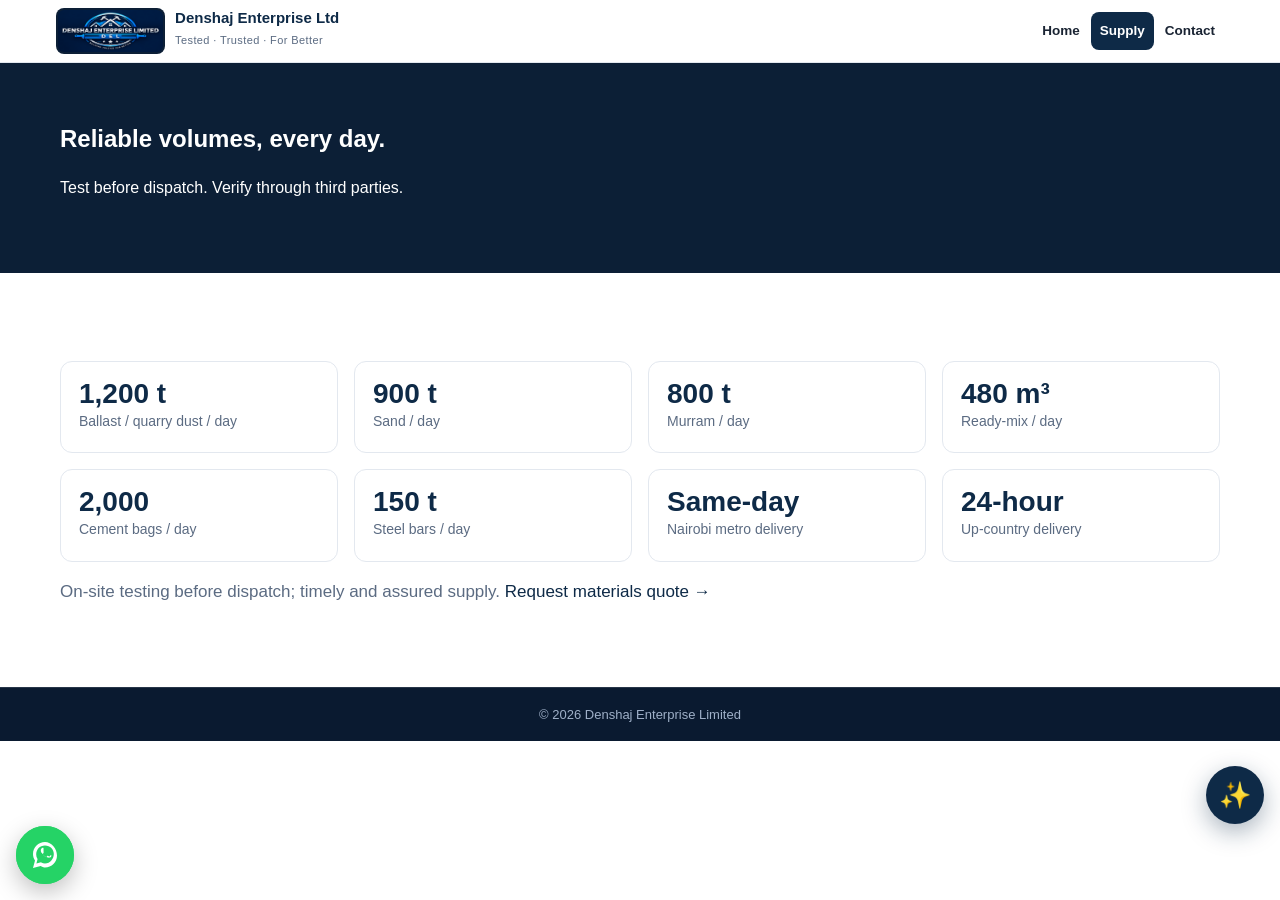
<file: supply.html>
<!doctype html><html lang="en-KE"><head><meta charset="utf-8"><meta name="viewport" content="width=device-width,initial-scale=1"><title>Daily Supply Capacity | Denshaj Materials Supply</title><meta name="description" content="1200t ballast, 900t sand, 800t murram, 480m3 ready-mix, 2000 cement bags, 150t steel daily. Same-day Nairobi metro, 24-hr up-country."><link rel="stylesheet" href="css/style.css"></head><body>
<header class="site-header"><div class="header-inner"><a class="brand" href="index.html"><img class="brand-logo" src="assets/img/denshaj-logo.png" alt="Denshaj Enterprise Limited logo"><span class="brand-text"><strong>Denshaj Enterprise Ltd</strong><small>Tested · Trusted · For Better</small></span></a><button class="hamburger" id="navToggle" aria-expanded="false" aria-controls="mainNav" aria-label="Open menu">☰</button><nav class="main" id="mainNav" aria-label="Primary"><ul><li><a href="index.html">Home</a></li><li><a href="supply.html">Supply</a></li><li><a href="contact.html">Contact</a></li></ul></nav></div></header>
<main id="main"><section class="page-hero"><div class="container"><h1 style="color:#fff;margin:0">Reliable volumes, every day.</h1><p>Test before dispatch. Verify through third parties.</p></div></section>
<section class="section"><div class="container"><div class="stat-grid"><div class="stat"><strong>1,200 t</strong><span>Ballast / quarry dust / day</span></div><div class="stat"><strong>900 t</strong><span>Sand / day</span></div><div class="stat"><strong>800 t</strong><span>Murram / day</span></div><div class="stat"><strong>480 m³</strong><span>Ready-mix / day</span></div><div class="stat"><strong>2,000</strong><span>Cement bags / day</span></div><div class="stat"><strong>150 t</strong><span>Steel bars / day</span></div><div class="stat"><strong>Same-day</strong><span>Nairobi metro delivery</span></div><div class="stat"><strong>24-hour</strong><span>Up-country delivery</span></div></div>
<p class="lead" style="margin-top:16px">On-site testing before dispatch; timely and assured supply. <a href="contact.html#quote">Request materials quote →</a></p></div></section></main><footer><div class="foot-bottom">© <span data-year>2026</span> Denshaj Enterprise Limited</div></footer><script src="js/main.js"></script></body></html>
</file>
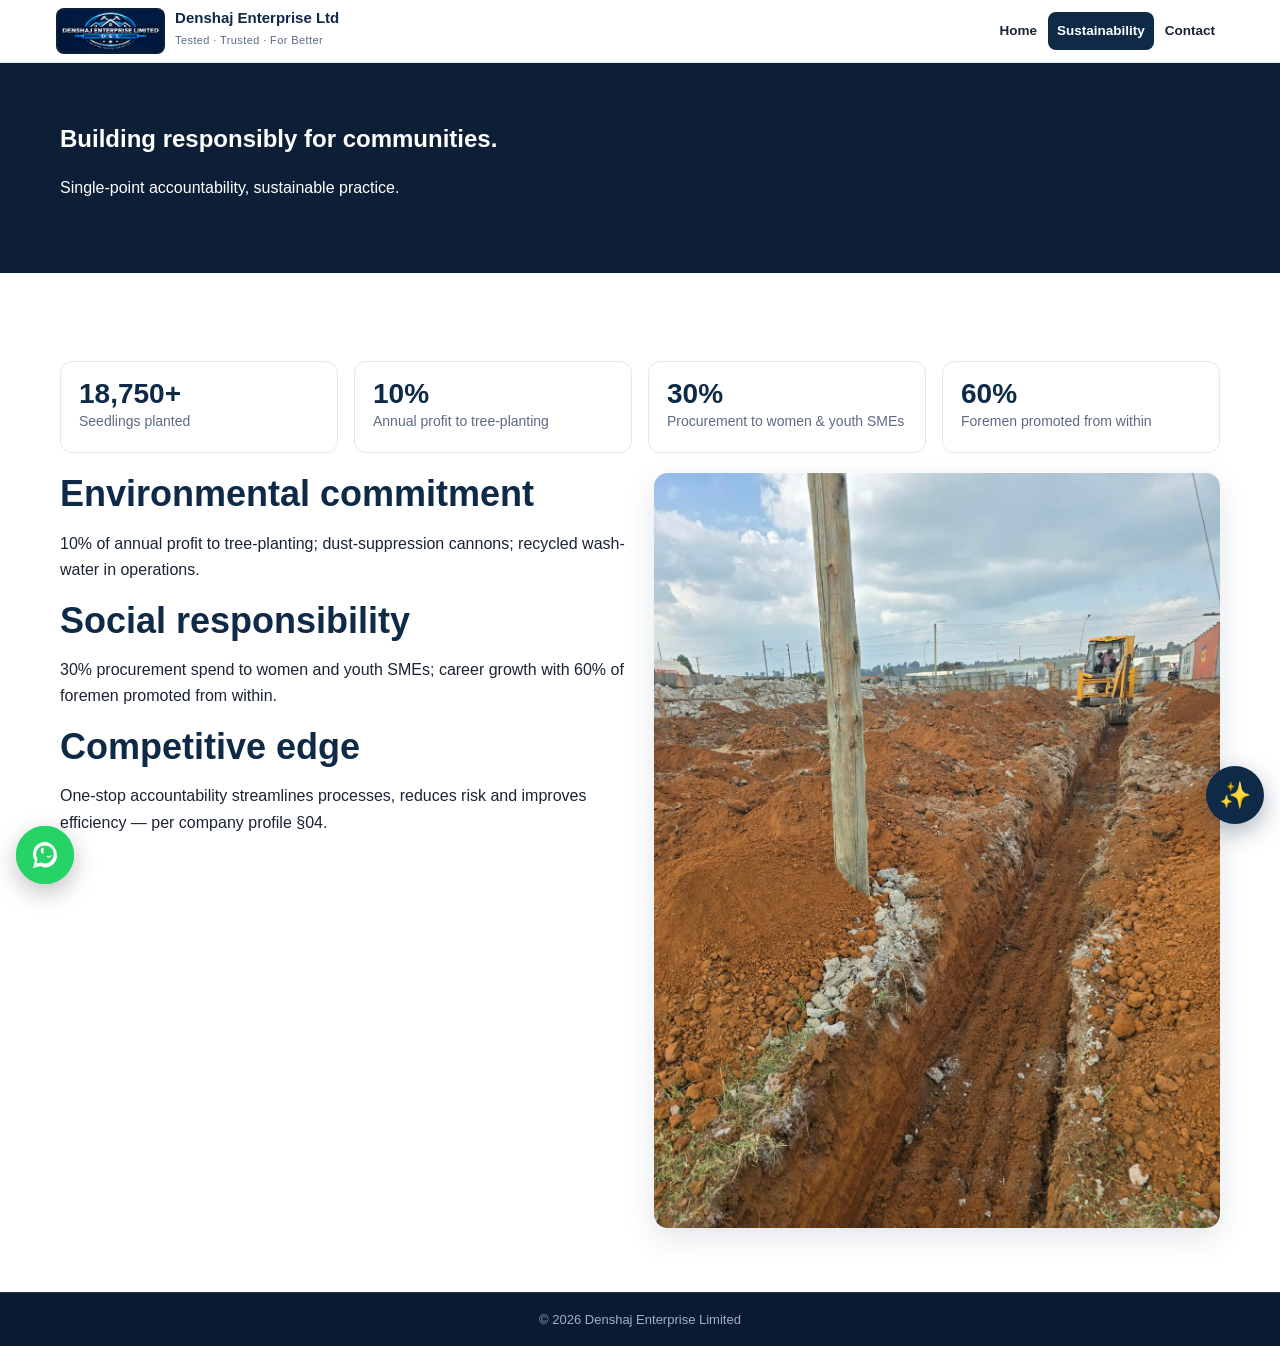
<file: sustainability.html>
<!doctype html><html lang="en-KE"><head><meta charset="utf-8"><meta name="viewport" content="width=device-width,initial-scale=1"><title>Sustainability & CSR | Denshaj</title><meta name="description" content="18,750+ seedlings, 10% profit to tree-planting, recycled wash-water, dust cannons, 30% procurement to women/youth SMEs, 60% foremen promoted."><link rel="stylesheet" href="css/style.css"></head><body>
<header class="site-header"><div class="header-inner"><a class="brand" href="index.html"><img class="brand-logo" src="assets/img/denshaj-logo.png" alt="Denshaj Enterprise Limited logo"><span class="brand-text"><strong>Denshaj Enterprise Ltd</strong><small>Tested · Trusted · For Better</small></span></a><button class="hamburger" id="navToggle" aria-expanded="false" aria-controls="mainNav" aria-label="Open menu">☰</button><nav class="main" id="mainNav" aria-label="Primary"><ul><li><a href="index.html">Home</a></li><li><a href="sustainability.html">Sustainability</a></li><li><a href="contact.html">Contact</a></li></ul></nav></div></header>
<main id="main"><section class="page-hero"><div class="container"><h1 style="color:#fff;margin:0">Building responsibly for communities.</h1><p>Single-point accountability, sustainable practice.</p></div></section>
<section class="section"><div class="container"><div class="stat-grid"><div class="stat"><strong>18,750+</strong><span>Seedlings planted</span></div><div class="stat"><strong>10%</strong><span>Annual profit to tree-planting</span></div><div class="stat"><strong>30%</strong><span>Procurement to women & youth SMEs</span></div><div class="stat"><strong>60%</strong><span>Foremen promoted from within</span></div></div>
<div class="grid2" style="margin-top:20px"><div><h2>Environmental commitment</h2><p>10% of annual profit to tree-planting; dust-suppression cannons; recycled wash-water in operations.</p><h2>Social responsibility</h2><p>30% procurement spend to women and youth SMEs; career growth with 60% of foremen promoted from within.</p><h2>Competitive edge</h2><p>One-stop accountability streamlines processes, reduces risk and improves efficiency — per company profile §04.</p></div><div class="split-img"><img src="assets/img/excavation-trench-works.jpg" alt="Responsible site operations with plant and haulage" loading="lazy"></div></div></div></section></main><footer><div class="foot-bottom">© <span data-year>2026</span> Denshaj Enterprise Limited</div></footer><script src="js/main.js"></script></body></html>
</file>
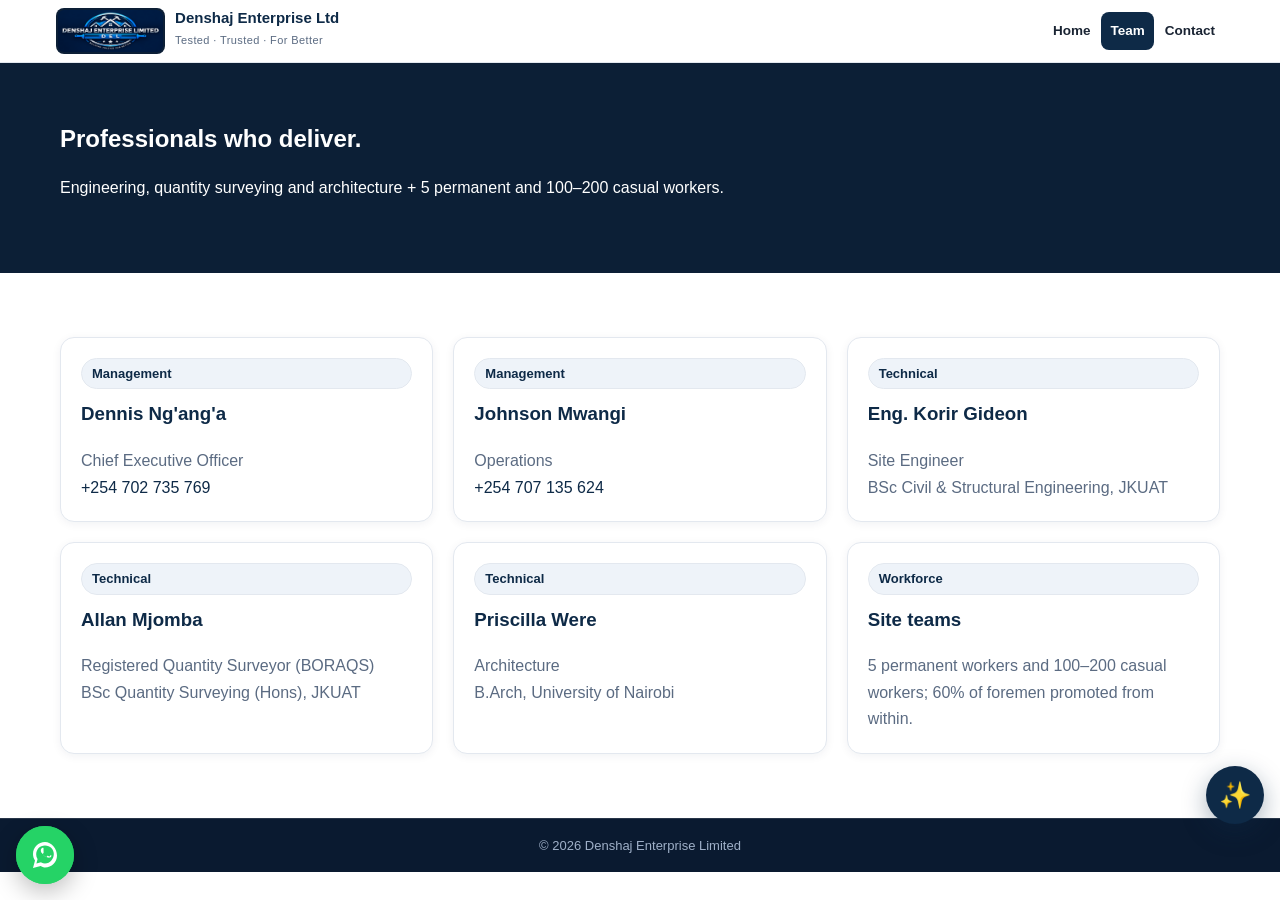
<file: team.html>
<!doctype html><html lang="en-KE"><head><meta charset="utf-8"><meta name="viewport" content="width=device-width,initial-scale=1"><title>Management & Team | Denshaj</title><meta name="description" content="Dennis Ng'ang'a CEO, Johnson Mwangi Operations, Eng. Korir Gideon, Allan Mjomba QS, Priscilla Were Architect. 5 permanent + 100-200 casual."><link rel="stylesheet" href="css/style.css"></head><body>
<header class="site-header"><div class="header-inner"><a class="brand" href="index.html"><img class="brand-logo" src="assets/img/denshaj-logo.png" alt="Denshaj Enterprise Limited logo"><span class="brand-text"><strong>Denshaj Enterprise Ltd</strong><small>Tested · Trusted · For Better</small></span></a><button class="hamburger" id="navToggle" aria-expanded="false" aria-controls="mainNav" aria-label="Open menu">☰</button><nav class="main" id="mainNav" aria-label="Primary"><ul><li><a href="index.html">Home</a></li><li><a href="team.html">Team</a></li><li><a href="contact.html">Contact</a></li></ul></nav></div></header>
<main id="main"><section class="page-hero"><div class="container"><h1 style="color:#fff;margin:0">Professionals who deliver.</h1><p>Engineering, quantity surveying and architecture + 5 permanent and 100–200 casual workers.</p></div></section>
<section class="section"><div class="container grid3">
<div class="card"><div class="card-body"><span class="badge">Management</span><h3>Dennis Ng'ang'a</h3><p>Chief Executive Officer<br><a href="tel:+254702735769">+254 702 735 769</a></p></div></div>
<div class="card"><div class="card-body"><span class="badge">Management</span><h3>Johnson Mwangi</h3><p>Operations<br><a href="tel:+254707135624">+254 707 135 624</a></p></div></div>
<div class="card"><div class="card-body"><span class="badge">Technical</span><h3>Eng. Korir Gideon</h3><p>Site Engineer<br>BSc Civil & Structural Engineering, JKUAT</p></div></div>
<div class="card"><div class="card-body"><span class="badge">Technical</span><h3>Allan Mjomba</h3><p>Registered Quantity Surveyor (BORAQS)<br>BSc Quantity Surveying (Hons), JKUAT</p></div></div>
<div class="card"><div class="card-body"><span class="badge">Technical</span><h3>Priscilla Were</h3><p>Architecture<br>B.Arch, University of Nairobi</p></div></div>
<div class="card"><div class="card-body"><span class="badge">Workforce</span><h3>Site teams</h3><p>5 permanent workers and 100–200 casual workers; 60% of foremen promoted from within.</p></div></div>
</div></section></main><footer><div class="foot-bottom">© <span data-year>2026</span> Denshaj Enterprise Limited</div></footer><script src="js/main.js"></script></body></html>
</file>
<file: css/style.css>
:root{
  --navy:#0e2a47; --navy-2:#132f4d; --ink:#1a2433; --muted:#5b6b82;
  --line:#e3e8ef; --bg:#ffffff; --bg-soft:#f4f6f9; --bg-dark:#0c1f36;
  --accent:#c8871a; --accent-2:#a66f0f; --red:#a6192e;
  --radius:14px; --max:1200px; --shadow:0 10px 30px rgba(14,42,71,.12);
  --font: "Inter","Segoe UI",-apple-system,BlinkMacSystemFont,Roboto,Helvetica,Arial,sans-serif;
}
*{box-sizing:border-box}
html{scroll-behavior:smooth}
body{margin:0;font-family:var(--font);color:var(--ink);line-height:1.65;background:var(--bg);font-size:16px}
img{max-width:100%;height:auto;display:block}
a{color:var(--navy);text-decoration:none}
a:hover{color:var(--accent-2)}
.container{max-width:var(--max);margin:0 auto;padding:0 20px}
.skip{position:absolute;left:-9999px;top:0;background:#000;color:#fff;padding:8px 14px;z-index:200}
.skip:focus{left:8px;top:8px}
/* utility topbar */
.topbar{background:var(--bg-dark);color:#cbd6e6;font-size:13px}
.topbar .container{display:flex;justify-content:space-between;align-items:center;gap:12px;padding-top:8px;padding-bottom:8px;flex-wrap:wrap}
.topbar a{color:#e8eef7}.topbar a:hover{color:#fff}
.topbar .tb-left,.topbar .tb-right{display:flex;gap:16px;align-items:center;flex-wrap:wrap}
/* header — compact fit */
.site-header{position:sticky;top:0;z-index:100;background:#fff;border-bottom:1px solid var(--line)}
.header-inner{display:flex;align-items:center;gap:12px;padding:8px 16px;max-width:var(--max);margin:0 auto}
.brand{display:flex;align-items:center;gap:10px;flex-shrink:0}
.brand-logo{height:46px;width:auto;border-radius:8px;background:var(--bg-dark);padding:2px}
.brand-mark{width:40px;height:40px;border-radius:10px;background:var(--navy);color:#fff;display:grid;place-items:center;font-weight:800;font-size:18px;letter-spacing:.5px}
.brand-mark span{color:var(--accent)}
.brand-text strong{display:block;font-size:15px;line-height:1.1;color:var(--navy);white-space:nowrap}
.brand-text small{color:var(--muted);font-size:11px;letter-spacing:.4px;white-space:nowrap}
nav.main{margin-left:auto;min-width:0}
nav.main ul{display:flex;gap:2px;list-style:none;margin:0;padding:0;align-items:center;flex-wrap:nowrap}
nav.main a,nav.main button.dropbtn{display:block;padding:8px 9px;border-radius:8px;color:var(--ink);font-weight:600;font-size:13.5px;background:none;border:0;cursor:pointer;white-space:nowrap}
nav.main a:hover,nav.main button.dropbtn:hover{background:var(--bg-soft);color:var(--navy)}
nav.main a.active{background:var(--navy);color:#fff}
.has-drop{position:relative}
.dropdown{position:absolute;top:100%;left:0;min-width:260px;background:#fff;border:1px solid var(--line);border-radius:12px;box-shadow:var(--shadow);padding:8px;display:none}
.has-drop.open .dropdown{display:block}
.dropdown a{display:block;padding:10px 12px;font-weight:500}
.btn{display:inline-block;padding:12px 20px;border-radius:10px;font-weight:700;border:1px solid transparent;cursor:pointer}
.btn-primary{background:var(--accent);color:#1a1200}
.btn-primary:hover{background:var(--accent-2);color:#fff}
.btn-dark{background:var(--navy);color:#fff}
.btn-dark:hover{background:var(--navy-2)}
.btn-outline{border-color:var(--navy);color:var(--navy);background:#fff}
.btn-outline:hover{background:var(--navy);color:#fff}
.btn-light{background:#fff;color:var(--navy)}
.hamburger{display:none;margin-left:auto;background:none;border:1px solid var(--line);border-radius:10px;padding:10px 12px;font-size:18px}
/* hero — large corporate banner */
.hero{position:relative;background:var(--bg-dark);color:#fff;overflow:hidden}
.hero-media{position:absolute;inset:0}
.hero-media img{width:100%;height:100%;object-fit:cover;opacity:.55}
.hero-overlay{position:absolute;inset:0;background:linear-gradient(90deg,rgba(12,31,54,.88) 0%,rgba(12,31,54,.55) 55%,rgba(12,31,54,.25) 100%)}
.hero-content{position:relative;padding:84px 20px 70px;max-width:var(--max);margin:0 auto}
.eyebrow{display:inline-block;background:rgba(255,255,255,.14);border:1px solid rgba(255,255,255,.25);padding:6px 12px;border-radius:999px;font-size:13px;letter-spacing:.6px;text-transform:uppercase;margin-bottom:14px}
.hero h1{font-size:clamp(32px,5vw,56px);line-height:1.05;margin:0 0 14px;max-width:760px}
.hero p.lead{font-size:18px;max-width:680px;color:#dbe5f3}
.hero-cta{display:flex;gap:12px;flex-wrap:wrap;margin-top:22px}
.hero-meta{display:flex;gap:18px;flex-wrap:wrap;margin-top:26px;font-size:14px;color:#cbd6e6}
/* stats strip */
.strip{background:var(--navy);color:#e8eef7;border-top:1px solid rgba(255,255,255,.12)}
.strip .container{display:grid;grid-template-columns:repeat(4,1fr);gap:0}
.strip div{padding:14px 16px;border-left:1px solid rgba(255,255,255,.12)}
.strip div:first-child{border-left:0}
.strip strong{display:block;font-size:20px;color:#fff}
.strip span{font-size:13px;color:#b9c7dc}
/* sections */
.section{padding:64px 0}
.section.soft{background:var(--bg-soft)}
.section.dark{background:var(--bg-dark);color:#e8eef7}
.section.dark h2,.section.dark h3{color:#fff}
h2{font-size:clamp(26px,3.4vw,36px);line-height:1.15;color:var(--navy);margin:0 0 12px}
h3{color:var(--navy);margin:0 0 8px}
.kicker{color:var(--accent-2);font-weight:800;letter-spacing:1.2px;text-transform:uppercase;font-size:13px;margin-bottom:8px}
.lead{color:var(--muted);font-size:17px}
.grid2{display:grid;grid-template-columns:1fr 1fr;gap:28px;align-items:start}
.grid3{display:grid;grid-template-columns:repeat(3,1fr);gap:20px}
.grid4{display:grid;grid-template-columns:repeat(4,1fr);gap:16px}
.card{background:#fff;border:1px solid var(--line);border-radius:var(--radius);overflow:hidden;box-shadow:0 2px 10px rgba(14,42,71,.06);display:flex;flex-direction:column}
.card img{aspect-ratio:16/10;object-fit:cover;width:100%}
.card-body{padding:20px;display:flex;flex-direction:column;gap:10px;flex:1}
.card-body p{margin:0;color:var(--muted)}
.card-link{margin-top:auto;font-weight:700;color:var(--navy)}
.split-img{border-radius:var(--radius);overflow:hidden;box-shadow:var(--shadow)}
.split-img img{width:100%;height:100%;object-fit:cover}
.stat-grid{display:grid;grid-template-columns:repeat(4,1fr);gap:16px;margin-top:24px}
.stat{background:#fff;border:1px solid var(--line);border-radius:12px;padding:18px}
.stat strong{font-size:28px;color:var(--navy);display:block;line-height:1}
.stat span{color:var(--muted);font-size:14px}
.table-wrap{overflow:auto;border:1px solid var(--line);border-radius:12px;background:#fff}
table{width:100%;border-collapse:collapse;font-size:15px}
th,td{text-align:left;padding:12px 14px;border-bottom:1px solid var(--line)}
th{background:var(--navy);color:#fff}
.badge{display:inline-block;background:#eef3f9;border:1px solid var(--line);color:var(--navy);border-radius:999px;padding:4px 10px;font-size:13px;font-weight:700}
ul.check{list-style:none;padding:0;margin:12px 0}
ul.check li{padding-left:28px;position:relative;margin:8px 0}
ul.check li::before{content:"✓";position:absolute;left:0;top:0;color:var(--accent-2);font-weight:800}
/* gallery / filters */
.filters{display:flex;gap:10px;flex-wrap:wrap;margin:18px 0}
.filters button{border:1px solid var(--line);background:#fff;padding:9px 14px;border-radius:999px;cursor:pointer;font-weight:600}
.filters button.active{background:var(--navy);color:#fff;border-color:var(--navy)}
.gallery{display:grid;grid-template-columns:repeat(3,1fr);gap:16px}
.g-item{border-radius:12px;overflow:hidden;border:1px solid var(--line);background:#fff;cursor:pointer}
.g-item img{aspect-ratio:4/3;object-fit:cover;width:100%}
.g-item figcaption{padding:10px 12px;font-size:14px;color:var(--muted)}
/* forms */
form.enquiry{background:#fff;border:1px solid var(--line);border-radius:var(--radius);padding:24px;box-shadow:var(--shadow)}
label{font-weight:600;display:block;margin:12px 0 6px}
input,select,textarea{width:100%;padding:12px;border:1px solid var(--line);border-radius:10px;font:inherit}
input:focus,select:focus,textarea:focus{outline:3px solid rgba(200,135,26,.3);border-color:var(--accent)}
.error{color:#9b1c1c;font-size:14px}.success{background:#e6f4ea;border:1px solid #a3d9b1;color:#14532d;padding:12px;border-radius:10px;margin-top:12px}
/* footer */
footer{background:#0a1a30;color:#cbd6e6;margin-top:0}
.foot-grid{max-width:var(--max);margin:0 auto;padding:48px 20px 20px;display:grid;grid-template-columns:1.4fr 1fr 1fr 1.2fr;gap:28px}
footer h4{color:#fff;margin:0 0 12px;font-size:16px}
footer a{color:#cbd6e6}footer a:hover{color:#fff}
footer ul{list-style:none;margin:0;padding:0}footer li{margin:8px 0}
.foot-bottom{border-top:1px solid rgba(255,255,255,.12);padding:16px 20px;text-align:center;font-size:13px;color:#9fb0c8}
/* utilities */
.breadcrumb{font-size:14px;color:var(--muted);margin:0 0 12px}
.page-hero{background:var(--bg-dark);color:#fff;padding:56px 0;position:relative;overflow:hidden}
.page-hero img.bg{position:absolute;inset:0;width:100%;height:100%;object-fit:cover;opacity:.28}
.page-hero .container{position:relative}
.lightbox{position:fixed;inset:0;background:rgba(0,0,0,.8);display:none;place-items:center;z-index:300;padding:20px}
.lightbox.open{display:grid}
.lightbox img{max-height:82vh;border-radius:12px}
.cookie{position:fixed;left:16px;right:16px;bottom:16px;background:#fff;border:1px solid var(--line);border-radius:14px;box-shadow:var(--shadow);padding:16px;display:none;z-index:250}
.cookie.show{display:block}
.backtop{position:fixed;right:16px;bottom:16px;background:var(--navy);color:#fff;border:0;border-radius:50%;width:48px;height:48px;display:none;cursor:pointer;font-size:20px;z-index:200}
.backtop.show{display:block}
:focus-visible{outline:3px solid var(--accent);outline-offset:2px}
@media (max-width:980px){
  .grid2,.grid3,.foot-grid{grid-template-columns:1fr 1fr}
  .grid4,.stat-grid,.strip .container{grid-template-columns:1fr 1fr}
  .gallery{grid-template-columns:1fr 1fr}
  nav.main{display:none}
  nav.main.open{display:block;position:absolute;top:100%;left:0;right:0;background:#fff;border-bottom:1px solid var(--line);padding:10px}
  nav.main.open ul{flex-direction:column;align-items:stretch}
  .dropdown{position:static;box-shadow:none;border:0}
  .hamburger{display:block}
}
@media (max-width:600px){
  .grid2,.grid3,.grid4,.stat-grid,.foot-grid,.gallery,.strip .container{grid-template-columns:1fr}
  .section{padding:44px 0}
  .hero-content{padding:56px 20px 44px}
}
@media (prefers-reduced-motion:reduce){
  html{scroll-behavior:auto}*{animation:none!important;transition:none!important}
}
/* floating WhatsApp */
.wa-float{position:fixed;left:16px;bottom:16px;z-index:260;width:58px;height:58px;border-radius:50%;background:#25D366;display:grid;place-items:center;box-shadow:0 8px 24px rgba(0,0,0,.25);transition:transform .2s ease}
.wa-float:hover{transform:scale(1.06)}
.wa-float svg{width:32px;height:32px;fill:#fff}
.wa-pulse{position:absolute;inset:0;border-radius:50%;border:2px solid #25D366;animation:pulse 2s infinite}
@keyframes pulse{0%{transform:scale(1);opacity:.8}100%{transform:scale(1.35);opacity:0}}
/* AI assistant */
.ai-float{position:fixed;right:16px;bottom:76px;z-index:260;display:flex;flex-direction:column;align-items:flex-end;gap:10px}
.ai-btn{width:58px;height:58px;border-radius:50%;border:0;background:var(--navy);color:#fff;font-size:26px;cursor:pointer;box-shadow:0 8px 24px rgba(14,42,71,.35);display:grid;place-items:center}
.ai-btn:hover{background:var(--navy-2)}
.ai-panel{width:min(360px,calc(100vw - 32px));height:480px;max-height:70vh;background:#fff;border:1px solid var(--line);border-radius:16px;box-shadow:0 20px 60px rgba(0,0,0,.25);display:none;flex-direction:column;overflow:hidden}
.ai-panel.open{display:flex}
.ai-head{background:var(--navy);color:#fff;padding:14px 16px;display:flex;align-items:center;gap:10px}
.ai-head strong{display:block;font-size:15px}.ai-head small{color:#b9c7dc;font-size:12px}
.ai-dot{width:10px;height:10px;border-radius:50%;background:#22c55e;flex-shrink:0}
.ai-body{flex:1;overflow:auto;padding:14px;display:flex;flex-direction:column;gap:10px;background:#f8fafc}
.ai-msg{max-width:85%;padding:10px 12px;border-radius:12px;font-size:14px;line-height:1.5}
.ai-bot{background:#fff;border:1px solid var(--line);align-self:flex-start;border-top-left-radius:4px}
.ai-user{background:var(--navy);color:#fff;align-self:flex-end;border-top-right-radius:4px}
.ai-quick{display:flex;gap:8px;flex-wrap:wrap;padding:0 14px 8px;background:#f8fafc}
.ai-quick button{border:1px solid var(--line);background:#fff;border-radius:999px;padding:6px 12px;font-size:13px;cursor:pointer;font-weight:600}
.ai-quick button:hover{background:var(--navy);color:#fff;border-color:var(--navy)}
.ai-input{display:flex;gap:8px;padding:12px;border-top:1px solid var(--line);background:#fff}
.ai-input input{flex:1}
@media (max-width:600px){.wa-float{left:12px;bottom:12px}.ai-float{right:12px;bottom:70px}.backtop{bottom:142px}}
</file>
